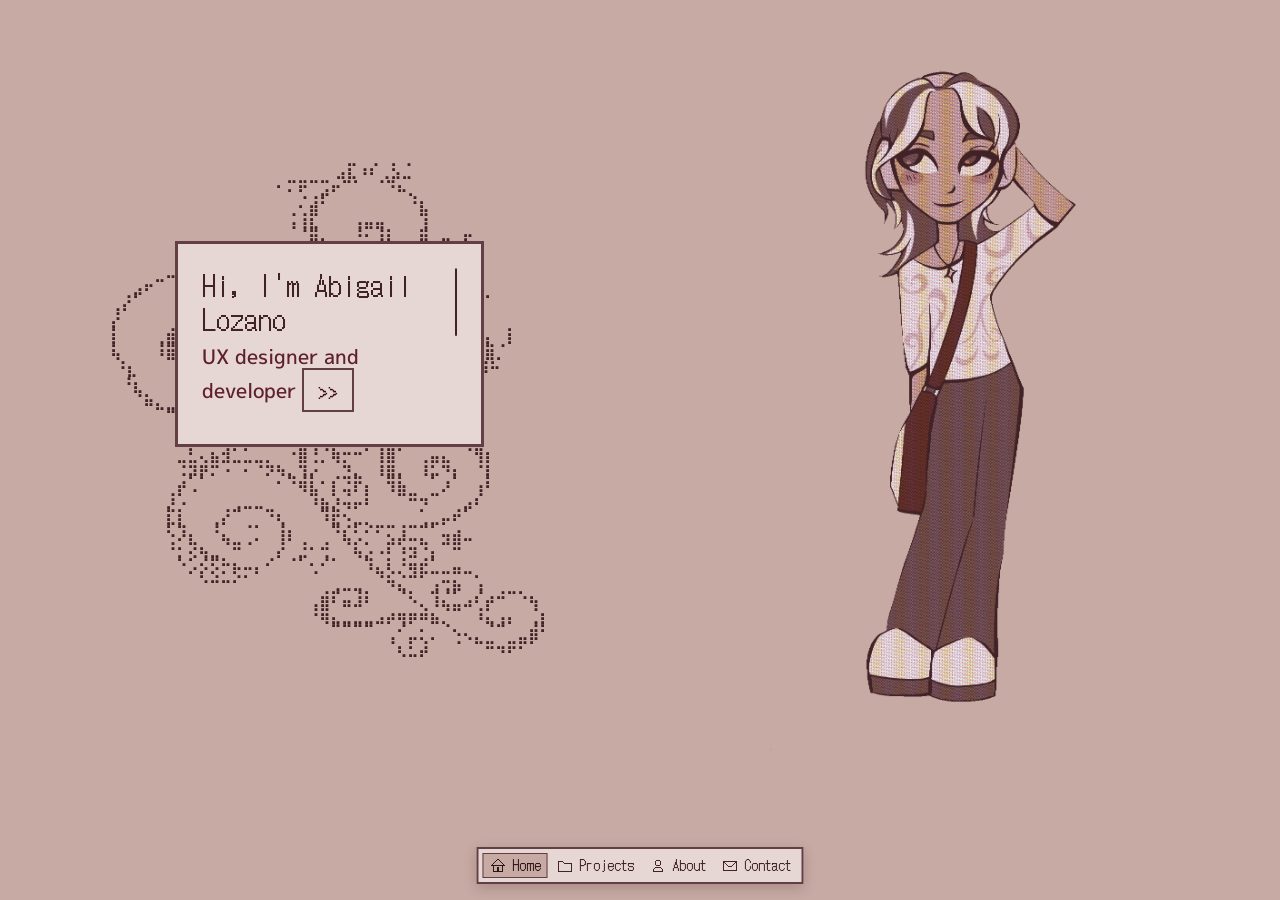
<file: index.html>
<!DOCTYPE html>
<html lang="en">
<head>
    <meta charset="UTF-8">
    <meta name="viewport" content="width=device-width, initial-scale=1.0">
    <title>A.B. Lozano</title>
    <link rel="icon" type="image/svg+xml" href="assets/four-point-star.svg">
    <link rel="preconnect" href="https://fonts.googleapis.com">
    <link rel="preconnect" href="https://fonts.gstatic.com" crossorigin>
    <link href="https://fonts.googleapis.com/css2?family=BIZ+UDGothic&family=BIZ+UDPGothic&family=DotGothic16&family=M+PLUS+1p&display=swap" rel="stylesheet">
    <link rel="stylesheet" href="https://cdnjs.cloudflare.com/ajax/libs/font-awesome/4.7.0/css/font-awesome.min.css">
    <link href="https://fonts.googleapis.com/css2?family=Nanum+Gothic&display=swap" rel="stylesheet">
    <link href="https://cdn.jsdelivr.net/npm/bootstrap@5.3.8/dist/css/bootstrap.min.css" rel="stylesheet" integrity="sha384-sRIl4kxILFvY47J16cr9ZwB07vP4J8+LH7qKQnuqkuIAvNWLzeN8tE5YBujZqJLB" crossorigin="anonymous">
    <link rel="stylesheet" href="style.css">
</head>
<body>
    <div id="loading-screen">
        
       
        <h1>Loading  ˖⁺‧₊⟡₊˚⊹ ˖⁺‧₊⟡₊˚⊹݁ ˖⁺‧₊⟡₊˚⊹</h1>
    </div>
    
    <main id="main-content">
      
        
        <section class="hero" id="home">
        <div class="hero-column">
         <h5 class="flourish">
        ⠀⠀⠀<br>⠀⠀⠀⠀⠀⠀
⠀⠀⠀⠀⠀⠀⠀⠀⠀⠀ ⠀        ⠀⣠⣏⠰⠎⢀⣣⣈⠀⠀⠀⠀⠀⠀⠀⠀⠀⠀⠀⠀<br>
⠀⠀⠀⠀⠀⠀⠀⠀⠀⠀⠀⠀⠀⠀⠀⠂⠍⠟⠉⣩⠖⠉⠁⠀⠈⠙⠦⡀⠀⠀⠀⠀⠀⠀⠀⠀⠀⠀⠀⠀<br>
⠀⠀⠀⠀⠀⠀⠀⠀⠀⠀⠀⠀⠀⠀⠀⠀⠀⠌⣼⠃⠀⠀⠀⠀⠀⠀⠀⠘⣆⠀⠀⠀⠀⠀⠀⠀⠀⠀⠀⠀<br>
⠀⠀⠀⠀⠀⠀⠀⠀⠀⠀⠀⠀⠀⠀⠀⠀⢨⢸⣏⠀⠀⠀⢠⣤⣤⠀⠀⠀⢹⠀⠀⠀⠀⠀⠀⠀⠀⠀⠀⠀<br>
⠀⠀⠀⠀⠀⠀⠀⠀⠀⠀⠀⠀⠀⠀⠀⠀⠀⠈⣿⡄⠀⠀⠘⠂⣸⠇⠀⢀⡿⣀⠤⢀⠖⠀⠀⠀⠀⠀⠀⠀<br>
⠀⠀⠀⠀⠀⠀⠀⠀⠀⠀⠀⠀⠀⠀⠀⠀⠀⠀⠘⠻⣦⣤⣤⡶⠋⠀⣠⣾⣿⡵⠦⢡⡬⠀⠀⠀⠀⠀⠀⠀<br>
⠀⠀⠀⠀⠀⣀⣤⣶⡲⡲⡤⢀⡀⠀⠀⠀⠀⠀⠀⠀⠀⠈⠀⠀⢀⣴⣿⠋⡟⢧⠈⢂⡐⠀⠀⠀⠀⠀⠀⠀<br>
⠀⠀⣠⠖⠉⠀⠀⠀⠈⠉⠪⢦⡙⢷⡄⠀⠀⢠⠜⠃⡠⠀⠀⣠⣾⠟⠁⠀⠈⠂⡆⠂⣀⣀⠀⠀⠀⠀⠀⠀<br>
⢀⡜⠁⠀⠀⠀⠀⠀⠀⠀⠀⠈⠺⡐⢍⢆⠀⠀⠇⠢⠆⢀⣴⡿⠋⡠⠔⠒⠦⡄⠀⠀⠜⠻⠁⠀⠀⠀⠀⠀<br>
⡜⠀⠀⠀⠀⠀⢀⣀⡀⠀⠀⠀⠀⠘⢮⢑⢆⠀⠀⠀⣴⡿⠋⠀⢰⠀⠠⢄⢀⠹⠀⠀⠀⠀⠀⠀⠀⠀⠀⠀<br>
⡇⠀⠀⠀⢀⣾⡿⠛⠛⠷⣄⠀⠀⠀⠈⢮⡘⡄⠀⣼⢿⡇⠅⠀⠈⠳⠦⠊⡀⢰⠤⠶⢶⣦⡄⠀⡇⠀⠀⠀<br>
⢧⠀⠀⠀⠸⣿⠁⢀⠀⠀⠘⡆⠀⠀⢀⠈⢎⢇⣸⠃⠂⠹⣄⡁⠂⠠⠀⢂⠔⠁⢀⠤⠀⣿⣿⡈⠀⠀⠀⠀<br>
⠘⣆⠀⠀⠀⠈⠒⠚⠀⠀⠀⡇⠀⠘⠻⠀⠘⣿⡏⠈⣠⠤⢬⣝⠛⠛⠉⢁⡀⠀⠘⢶⣶⡿⠓⠀⠀⠀⠀<br>
⠀⠘⣆⠀⠀⠀⠀⠀⠀⢀⡴⠁⢀⠀⠀⢀⠀⣿⣡⠎⢀⠔⣤⠈⡇⠀⢄⠈⠑⢐⠄⠀⠀⠐⠀⠀⠀⠀⠀⠀<br>
⠀⠀⠈⠷⣄⣀⢀⣀⣠⠏⠀⠀⣄⠀⢌⠸⠀⣿⣿⠀⠈⠄⠡⠌⠀⠀⡈⣀⡀⡁⠀⠀⠠⠀⠀⠀⠀⠀⠀⠀<br>
⠀⠀⠀⠀⠀⠉⠉⠉⠀⠀⠀⠄⡃⠩⡆⡁⠠⣿⣏⠀⠀⣠⠶⠶⡄⠀⠁⢀⣈⣃⣀⠐⠀⠀⠀⠀⠀⠀⠀⠀<br>
⠀⠀⠀⠀⠀⠀⠀⠀⠀⠀⠀⠀⢗⠉⠉⠄⢸⡿⢻⡀⠀⢿⣄⠇⡹⢠⣶⡿⠛⠛⠻⢿⣦⡄⠀⠀⠀⠀⠀⠀<br>
⠀⠀⠀⠀⠀⠀⠀⠆⡈⣄⢴⠂⠃⠀⠀⠀⠠⣿⠰⠙⣦⠤⠤⠊⢰⣿⠃⠀⠀⣀⡀⠀⠘⢿⡄⠀⠀⠀⠀⠀<br>
⠀⠀⠀⠀⠀⠀⢙⣻⡾⡛⠩⠉⠍⠙⡳⢦⡀⢻⡨⠁⠈⠳⡀⠀⢸⣿⡀⠀⢸⣋⠻⡄⠀⠘⡇⠀⠀⠀⠀⠀<br>
⠀⠀⠀⠀⠀⠀⡴⢁⠁⠀⠀⠀⠀⠀⠀⠂⠙⢾⣇⠂⡎⣙⡟⡄⠀⢻⣧⠀⠀⠁⡰⠁⠀⢠⠇⠀⠀⠀⠀⠀<br>
⠀⠀⠀⠀⠀⡸⠡⠀⠀⠀⠀⢀⣀⣀⠀⠀⠀⠀⠹⣦⡱⢬⡤⠇⠀⠀⠉⠛⠲⠉⠀⠀⣠⠎⠀⠀⠀⠀⠀⠀<br>
⠀⠀⠀⠀⠀⣏⡇⠀⠀⢀⡜⠉⠀⠀⠙⢆⠀⠀⠀⠹⣟⠢⣀⡀⠀⠀⠀⠀⢁⣀⡤⠞⠁⠀⠀⠀⠀⠀⠀⠀<br>
⠀⠀⠀⠀⠀⠣⡹⡄⠀⠘⣄⠀⠈⡁⠀⢸⡆⠀⠀⠀⠙⣎⢃⠊⠋⢍⣸⣉⡉⠁⢤⣴⣀⠀⠀⠀⠀⠀⠀⠀<br>
⠀⠀⠀⠀⠀⠘⡂⢝⢦⣀⠈⠛⠈⠀⠀⡜⠀⣘⠂⢚⠀⠈⢧⡡⠠⠏⠱⣲⠙⡄⠉⠛⠀⠀⠀⠀⠀⠀⠀⠀<br>
⠀⠀⠀⠀⠀⠀⠑⡡⡪⡫⡓⡦⠤⡄⠊⠀⠈⠁⢂⠊⠁⠀⠀⠹⣄⢇⡘⢶⣞⣁⣀⣤⣀⠀⠀⠀⠀⠀⠀⠀<br>
⠀⠀⠀⠀⠀⠀⠀⠀⠑⠚⠒⠊⠁⠀⠀⠀⠀⠀⠀⠀⢀⣀⣀⠀⠈⠳⣌⠉⠁⢠⢒⣦⠀⢡⠀⠀⠀⠀⠀⠀<br>
⠀⠀⠀⠀⠀⠀⠀⠀⠀⠀⠀⠀⠀⠀⠀⠀⠀⠀⢀⣾⠏⣤⣸⠇⠀⠀⠈⠣⡀⢹⣌⣁⣠⠎⡴⠚⠉⠑⢦⠀<br>
⠀⠀⠀⠀⠀⠀⠀⠀⠀⠀⠀⠀⠀⠀⠀⠀⠀⠀⠘⢿⣄⣀⣀⣀⣠⡴⢶⡶⠾⣦⡈⠉⠀⠸⣅⢠⡄⠀⢈⡆<br>
⠀⠀⠀⠀⠀⠀⠀⠀⠀⠀⠀⠀⠀⠀⠀⠀⠀⠀⠀⠀⠉⠉⠉⠉⠀⢀⠊⣀⡂⡀⠈⠢⢄⡀⠈⠉⠀⣀⣾⠃<br>
⠀⠀⠀⠀⠀⠀⠀⠀⠀⠀⠀⠀⠀⠀⠀⠀⠀⠀⠀⠀⠀⠀⠀⠀⠀⠈⢆⣃⡼⠀⠀⠈⠀⠉⠛⠲⠟⠋⠁⠀<br>
            </H5>
        </div>
        <div class="hero-column">
          <div id="hero-img" >
              <img src="assets/self-standing.png" alt="Self portrait of Abigail Lozano" >
         </div>
                        
        </div>
                 <div class="hero-chatbox">
                        
                        <h1 class="hero-title">Hi, I'm Abigail Lozano</h1>
                        <h2 class="hero-typing-copy">UX designer and developer
                        <span class="section-nav-box"><button class="hero-button section-nav-button" type="button" data-section-step="next" aria-label="Next section">&gt;&gt;</button></span>
                        </h2>
          </div>
        
        </section>


        
        <!-- Removed the divider div and directly use the projects section -->
        <section class="projects" id="projects">
            <h1 class="projects-header projects-title-text">Featured Projects</h1>
            <div class="divider book">
                <div class="divider pages">
                    <div class="project-carousel">
                        <button class="project-player-button project-rewind-button" id="project-rewind" type="button" aria-label="Previous project" title="Previous project">&lt;</button>
                        <div class="project-list" id="project-list" tabindex="0" aria-label="Featured projects">
                        <div class="project-item">
                            <div class="center">
                                <div class="article-card">
                                    <a class="project-image-link" href="https://www.truefan.dev/" aria-label="Open TrueFan project"><img src="assets/truefan.svg" alt="" /></a>
                                    <div class="card-popup">
                                        <h3>TrueFan</h3>
                                        <p>Hackathon project for a Web application that turns any franchise cinematic universe into an interactive constellation map. </p>
                                        <a href="truefan.html" class="popup-link">View Project →</a>
                                    </div>
                                </div>
                            </div>
                        </div>
                        <div class="project-item">
                            <div class="center">
                                <div class="article-card">
                                    <a class="project-image-link" href="https://devpost.com/software/daygo-07xiz6" aria-label="Open DayGo project"><img src="assets/daygo.png" alt="" /></a>
                                    <div class="card-popup">
                                        <h3>DayGo</h3>
                                        <p>Hackathon project for a mobile app focused on daily scheduling that incorporates real-time transit data.</p>
                                        <a href="daygo.html" class="popup-link">View Project →</a>
                                    </div>
                                </div>
                            </div>
                        </div>
                        
                        <div class="project-item">
                            <div class="center">
                                <div class="article-card">
                                    <a class="project-image-link" href="https://youtu.be/mCZQlGGYxug"   aria-label="Open Sharkbyte project"><img src="assets/sharkbyte-header.png" alt="" /></a>
                                    <div class="card-popup">
                                        <h3>Sharkbyte</h3>
                                        <p>Worked on the images and user flow for a website MDC's premiere Hackathon.</p>
                                        <a href="sharkbyte2025.html" class="popup-link">View Project →</a>
                                    </div>
                                </div>
                            </div>
                        </div>
                        <div class="project-item">
                            <div class="center">
                                <div class="article-card" href="https://sweetmichi.com">
                                    <a class="project-image-link" href="https://sweetmichi.com" aria-label="Open Sweet Michi project"><img src="assets/sweet-michi-card.png" alt="" /></a>
                                    <div class="card-popup">
                                        <h3>Sweet Michi</h3>
                                        <p>A sweet branding for a baking website startup. </p>
                                        <a href="sweetmichi.html" class="popup-link">View Project →</a>
                                    </div>
                                </div>
                            </div>
                        </div>
                        <div class="project-item">
                            <div class="article-card">
                                <a class="project-image-link honeyhive-image" href="https://honeyhive-9uh.pages.dev"
                                 aria-label="Open HoneyHive project"><img src="assets/honeyhivelogo.png" alt="" /></a>
                                <div class="card-popup">
                                    <h3>HoneyHive</h3>
                                    <p>A web page dedicated to spreading awarness on declining bee populations.</p>
                                    <a href="honeyhive.html" class="popup-link">View Project →</a>
                                </div>
                            </div>
                        </div>
                        <div class="project-item">
                            <div class="center">
                                <div class="article-card">
                                    <a class="project-image-link" href="https://ctemiami.net/esports/" aria-label="Open MDCPS CTE and Esports project"><img src="assets/cte-esports.png" alt="" /></a>
                                    <div class="card-popup">
                                        <h3>MDCPS CTE & Esports</h3>
                                        <p>A professional design project for an educational esports program.</p>
                                        <a href="ctemiami.html" class="popup-link">View Project →</a>
                                    </div>
                                </div>
                            </div>
                        </div>
                        </div>
                        <button class="project-player-button project-forward-button" id="project-forward" type="button" aria-label="Next project" title="Next project">></button>
                    </div>
                </div>
            </div>
            <div class="section-navigation">
                <span class="section-nav-box"><button class="section-nav-button" type="button" data-section-step="previous" aria-label="Previous section">&lt;&lt;</button></span>
                <span class="section-nav-box"><button class="section-nav-button" type="button" data-section-step="next" aria-label="Next section">&gt;&gt;</button></span>
            </div>
        </section>
        <dialog class="project-dialog" aria-labelledby="project-dialog-title">
            <button class="project-dialog-close" type="button" aria-label="Close project details">&times;</button>
            <div class="project-dialog-content"></div>
        </dialog>
        <pre class="projects-flourish" aria-hidden="true">
⠀⠀⣠⣴⣾⡿⠟⠃⠀⠀⠀⠀⠀⠀⠀⠀⠀⡰⢂⠀⠐⠠⡀⠀⠀⠀⠀⠀⠀⠀
⢠⣾⡿⠛⠁⠀⠀⠀⠀⣀⣀⠀⠀⠀⠀⠀⠀⠑⠚⠃⠀⠀⠈⠢⠀⠀⠀⠀⠀⠀
⣾⣿⠁⠀⠀⠀⠀⡐⠁⠀⠀⠈⠢⡀⠀⠀⠀⠀⠀⠀⠀⠀⠀⠀⢃⠀⠀⠀⠀⠀
⡟⣿⡀⠀⠀⠀⠀⠡⡀⠀⠀⠀⠀⢰⠀⠀⠀⠀⢀⠀⠀⠀⠀⠀⢘⠀⠀⠀⠀⠀
⠸⡜⢿⣄⠀⠀⠀⠀⠀⠀⠀⠀⢀⠎⠀⠀⣄⣠⣾⠀⠀⠀⠀⠀⢸⠀⠀⠀⠀⠀
⠀⠘⢆⠻⢿⡶⠤⢤⣤⠤⠤⠖⠁⠀⠀⠀⢸⣿⡏⠀⠀⠀⠀⣠⠃⠀⠀⠀⠀⠀
⠀⠀⠈⠳⣄⡙⠷⡢⢄⣀⠀⠀⠀⠀⠀⢀⡼⠏⠀⠀⠀⣠⠔⠁⠀⠀⠀⠀⠀⠀
⠀⠀⠀⠀⠈⠻⣦⡈⠑⠦⣉⠙⠛⠋⠉⠁⠀⠒⠒⠈⠉⠀⠀⠀⠀⠀⠀⠀⠀⠀
⠀⠀⠀⠀⠀⠀⠹⣷⡄⠀⠀⠙⢲⢄⡀⠀⠀⠀⠀⠀⠀⠀⠀⠀⠀⠀⠀⠀⠀⠀
⠀⠀⠀⠀⠀⠀⠀⢹⣿⡄⠀⠀⠀⠑⢍⠲⣄⡀⠀⠀⠀⠀⠀⠀⠀⠀⠀⠀⠀⠀
⠀⠀⠀⠀⠀⠀⠀⠈⣿⣿⠀⠀⠀⠀⠀⠑⢄⠙⢦⡀⠀⠀⠀⠀⠀⠀⠀⠀⠀⠀
⠀⠀⠀⠀⠀⠀⠀⣰⣿⡿⠀⠀⠀⠀⠀⠀⠀⠡⠀⠙⢦⠀⠀⠀⠀⠀⠀⠀⠀⠀
⠀⠀⠀⠰⣶⣶⣾⠟⠁⠀⠀⠀⢀⣠⣤⠄⠀⠀⢡⠀⠈⢧⠀⠀⠀⠀⠀⠀⠀⠀
⠀⠀⠀⠀⠀⠀⠀⠀⠀⠀⠀⢠⣿⠋⠀⠀⠀⠀⢸⠀⠀⠈⣇⠀⠀⠀⠀⠀⠀⠀
⠀⠀⠀⢀⡠⠤⠀⠤⠄⡀⠀⠘⣧⠀⠀⠀⠀⢠⠇⠀⠀⠀⢻⠀⠀⠀⠀⠀⠀⠀
⠀⢀⠖⠁⠀⠀⠀⠀⠀⠈⠢⡀⠙⠳⠶⠶⠚⠁⠀⠀⠀⠀⡾⠀⠀⠀⠀⠀⠀⠀
⢀⠇⠀⠀⠀⠀⠀⠀⠀⠀⠀⢰⠀⠀⠀⠀⠀⠀⠀⠀⠀⢠⠇⠀⠀⠀⠀⠀⠀⠀
⢸⠀⠀⠀⠀⠀⠀⠀⠀⠀⠀⢠⠀⠀⠀⠀⠀⠀⠀⠀⢠⠏⠀⠀⠀⠀⠀⠀⠀⠀
⢸⠀⠀⠀⠀⠀⠀⡰⣶⡄⠀⠌⠀⠀⠀⠀⠀⠀⠀⣴⠋⠀⠀⠀⠀⠀⠀⠀⠀⠀
⠀⢣⠀⠀⠀⠀⠀⠐⠭⠐⠈⠀⠀⠀⠀⠀⢀⣠⣾⠃⠀⠀⠀⠀⠀⠀⠀⠀⠀⠀
⠀⠀⠳⣄⠀⠀⠀⠀⠀⠀⠀⠀⠀⠀⡠⣰⢟⢿⠋⠀⠀⠀⠀⠀⠀⠀⠀⠀⠀⠀
⠀⠀⠀⠀⠑⠢⠤⢀⣀⡀⠤⠔⠂⢡⠞⣡⠏⡎⠰⣤⡄⠀⠀⠀⠀⠠⠔⠂⢄⠀
⠀⠀⠀⠀⠀⠀⠀⠀⠀⠀⠀⢀⡴⠁⣰⠃⢀⠀⠀⠉⠓⠂⠀⠀⠀⠱⠿⠇⠀⠢
⠀⠀⠀⠀⠀⠀⠀⠀⠀⠀⢀⡞⠀⣰⡏⠀⠀⡄⠀⠀⠀⠀⠀⠀⠀⠀⠀⠀⠀⢸
⠀⠀⠀⠀⠀⠀⠀⠀⠀⠀⡞⠀⢀⣿⠀⠀⠀⠱⡀⠀⠀⠀⠀⠀⠀⠀⠀⠀⠀⠀
⠀⠀⠀⠀⠀⠀⠀⠀⠀⢰⠁⠀⠈⣿⡀⠀⠀⠀⠑⢄⠀⠀⠀⠀⠀⠀⠀⢀⠄⠀
⠀⠀⠀⠀⠀⠀⠀⠀⠀⢸⠀⠀⠀⠈⠃⠀⠀⠀⠀⠀⠈⠐⠂⠠⠄⠐⠂⠁⠀⠀
⠀⠀⠀⠀⠀⠀⠀⠀⠀⠘⡆⠀⠀⠀⠀⠀⠀⠀⠀⠈⢲⣄⠀⠀⠀⠀⠀⠀⠀⠀
⠀⠀⠀⠀⠀⠀⠀⠀⠀⠀⠱⡀⠀⠀⠀⠀⠀⠀⠀⠀⠀⠈⡆⠀⠀⠀⠀⠀⠀⠀
⠀⠀⠀⠀⠀⠀⠀⠀⠀⠀⠀⠱⡀⠀⠀⠀⠀⠀⠀⠀⠀⠠⠀⠀⠀⠀⠀⠀⠀⠀
⠀⠀⠀⠀⠀⠀⠀⠀⠀⠀⠀⠀⠈⠢⢄⡀⠀⠀⢀⠀⠔⠁⠀⠀⠀⠀⠀⠀⠀⠀
        </pre>
        <pre class="page-flourish" aria-hidden="true">
⠀⠀⠀⠀⠀⠀⠀⠀⠀⠀⠀⠀⠀⠀⠀⠀⠀⠀⢰⣿⣷⠀⠀⣀⣀⣀⣀⠀⠀⠀⠀⠀⠀⠀⠀⠀⠀⠀⠀⠀⠀⠀⠀⠀⠀⠀⠀⠀⠀⠀⠀⠀⠀⠀⠀⠀⠀⠀⠀⠀⠀⠀⠀⠀⠀⠀
⠀⠀⠀⠀⠀⠀⠀⠀⠀⠀⠀⠀⠀⠀⢀⣀⣀⠘⣿⣿⣴⣿⣿⣏⠀⠀⠀⠀⠀⠀⠀⠀⠀⠀⠀⠀⠀⠀⠀⠀⠀⠀⠀⠀⠀⠀⠀⠀⠀⠀⠀⠀⠀⠀⠀⠀⠀⠀⠀⠀⠀⠀⠀⠀⠀
⠀⠀⠀⠀⠀⠀⠀⢀⡀⠀⠀⠀⠀⠰⠟⠛⣿⣷⣿⣿⠿⠿⠟⠻⠿⠷⠶⣤⣀⠀⠀⠀⣤⠶⢴⣄⠀⠀⠀⠀⠀⠀⠀⠀⠀⠀⠀⠀⠀⠀⠀⠀⠀⠀⠀⠀⠀⠀⠀⠀⠀⠀⠀⠀⠀
⠀⠀⠀⠀⠀⠀⣰⠞⠋⠛⣦⠀⠀⠀⠀⢠⣿⠟⠉⠀⠀⠀⠀⠀⠀⠀⠀⠀⠉⠻⢦⡀⠳⢸⠗⢸⡆⠀⠀⠀⠀⠀⠀⠀⠀⠀⠀⠀⠀⠀⠀⠀⠀⠀⠀⠀⠀⠀⠀⠀⠀⠀⠀⠀⠀
⠀⠀⠀⠀⠀⠀⠹⣄⣻⠇⠘⣇⠀⠀⣰⠟⠁⠀⠀⠀⠀⠀⠀⠀⠀⠀⠀⠀⠀⠀⠀⠹⣷⡒⠰⠋⠁⠀⠀⠀⠀⠀⣀⣀⣄⣀⠀⠀⠀⠀⠀⠀⠀⠀⠀⠀⠀⠀⠀⠀⠀⠀⠀⠀⠀
⠀⠀⠀⠀⠀⠀⠀⠀⠁⠀⠀⣯⠀⣰⠏⠀⠀⠀⠀⠀⠀⣀⣤⣤⣤⣤⣀⠀⠀⠀⠀⠀⠈⢷⠀⠀⣤⣄⠀⠀⣠⢞⣵⠶⢶⡌⢷⠀⠀⠀⣠⢤⣄⢰⣷⠄⠀⠀⠀⠀⠀⠀⠀⠀⠀
⠀⠀⠀⠀⠀⠀⠀⠀⠀⠀⠀⢻⣠⡟⠀⠀⠀⠀⠀⣠⠞⠉⠀⠀⠀⠀⠉⣷⣄⠀⠀⠀⠀⠘⣇⠀⠈⠛⢧⢰⠇⢸⢇⠀⠘⢃⡾⠀⠀⠀⢀⣠⣿⣼⠋⠀⠀⠀⠀⠀⠀⠀⠀⠀⠀
⠀⠀⠀⠀⠀⠀⠀⠀⠀⠀⠀⢸⣽⡇⠀⠀⠀⠀⢰⡏⠀⠀⠀⠀⠀⠀⢸⣿⣿⠀⠀⠀⠀⠀⣿⠀⠀⠀⠈⣿⠀⠀⠑⠛⠛⠋⣤⣶⠚⠛⠋⠉⠉⠛⠛⢲⣦⡄⠀⠀⠀⠀⠀⠀⠀
⠀⠀⠀⠀⠀⠀⠀⠀⠀⣿⣆⠀⣽⡇⠀⠀⠀⠀⣼⡇⠀⠀⠀⠀⠀⠀⠈⠛⠃⠀⠀⠀⠀⢀⡟⠀⠀⠀⠀⡇⠀⠀⠀⢀⡴⠛⠉⠀⠀⠀⠀⠀⠀⠀⠀⠀⠈⠙⢷⣄⠰⣶⠦⡄⠀
⠀⠀⠀⠀⠀⠀⠀⠀⠀⠹⣿⣆⢺⣇⠀⠀⠀⠀⠸⣇⠀⠀⠀⠀⠀⠀⠀⠀⠀⠀⠀⠀⠀⣼⠃⠀⠀⠀⠀⢧⠀⢀⡴⠋⠀⠀⠀⠀⢀⣤⡄⠀⠀⠀⠀⠀⠀⠀⠀⠙⣯⠐⠛⠃⠀
⠀⠀⠀⠀⠀⠀⠀⠀⠀⠀⠈⠻⢎⣻⡄⠀⠀⠀⠀⠹⣆⠀⠀⠀⠀⠀⠀⠀⠀⠀⠀⢀⡼⠃⠀⠀⣠⣄⠀⠸⣠⡞⠁⠀⠀⠀⠀⠀⣼⡿⠃⠀⠀⠀⠀⠀⠀⠀⠀⠀⢸⡇⡀⠍⢢
⠀⠀⠀⠀⠀⠀⠀⠀⠀⣾⣿⠛⠛⠛⠿⣆⠀⠀⠀⠀⠈⠻⢦⣄⣀⣀⣀⣀⣀⣤⠾⠋⠀⠀⠀⣼⣿⡿⠀⢀⡟⠀⠀⠀⠀⠀⠀⢰⠏⠀⠀⠀⠀⠀⠀⠀⠀⠀⠀⠀⢸⡇⠀⠉⠉
⠀⠀⠀⠀⠀⠀⠀⠀⠀⠈⠁⠀⠀⠀⠀⠈⠳⣤⡀⠀⠀⠀⢀⡠⠭⠍⠩⠭⢅⡀⠀⠀⠀⠀⠀⣿⡿⠁⠀⣼⠁⠀⠀⠀⠀⠀⠀⢸⣠⣄⠀⠀⠀⠀⠀⠀⠀⠀⠀⠀⣼⠃⠀⠀⠀
⠀⠀⠀⠀⠀⠀⠀⠀⠀⠀⠀⠀⠀⠀⠀⠀⠀⠈⠙⢳⢦⣮⣁⡀⠀⠀⠀⠀⠀⣎⡄⠀⠀⠀⠀⣿⠁⠀⢀⡟⠀⠀⠀⠀⠀⠀⠀⠘⣿⣿⣇⠀⠀⠀⠀⠀⠀⠀⢀⣼⠋⠀⠀⠀⠀
⠀⠀⠀⠀⠀⠀⠀⠀⠀⠀⠀⠀⠀⠀⠀⠀⠀⢀⠔⠁⠀⠀⠉⠙⠛⠓⠶⠦⣤⣬⣥⠀⠀⠀⠀⠹⡄⠀⢸⡇⠀⠀⠀⠀⠀⠀⠀⠀⠈⠛⠿⣦⣄⣀⣠⣤⣴⠾⠛⠁⠀⠀⠀⠀⠀
⠀⠀⠀⠀⠀⠀⠀⠀⠀⠀⠀⠀⠀⠀⠀⠀⠠⠃⠀⠀⠀⠀⠀⠀⠀⠀⠀⠀⠀⠈⠉⠛⠳⠶⣤⡀⠳⡀⢸⡇⠀⠀⠀⠀⠀⠀⠀⠀⠀⠀⠀⠀⠈⠉⠉⠀⠀⠀⠀⠀⠀⠀⠀⠀⠀
⠀⠀⠀⠀⠀⠀⠀⠀⠀⠀⠀⠀⠀⠀⠀⢠⠁⠀⠀⠀⠀⠀⠀⠀⠀⠀⠀⠀⠀⠀⠀⠀⠀⠀⠈⠙⢶⡑⣼⡇⠀⠀⠀⠀⠀⠀⠀⠀⠀⠀⠀⠀⠀⠀⠀⠀⠀⠀⠀⠀⠀⠀⠀⠀⠀
⠀⠀⠀⠀⠀⠀⠀⠀⠀⠀⠀⠀⢰⠀⠀⠇⠀⠀⠀⠀⡠⠚⠓⢳⠢⡄⠀⠀⠀⠀⠀⠀⠀⠀⠀⠀⠀⠹⣾⠇⠀⠀⠀⢀⡀⠀⠀⠀⠀⠀⠀⠀⠀⠀⠀⠀⠀⠀⠀⠀⠀⠀⠀⠀⠀
⠀⠀⠀⠀⠀⠀⠀⠀⠀⠀⢀⣀⣘⣇⠸⠀⠀⠀⠀⡜⠀⣀⣀⠿⠤⠽⢀⣄⡠⠤⠀⠀⠀⠀⠀⠀⠀⠀⣿⠁⠀⢠⢤⣼⣷⣶⣒⠂⠀⠀⠀⠀⠀⡀⠀⠀⠀⠀⠀⠀⠀⠀⠀⠀⠀
⠀⠀⠀⠀⠀⠀⠀⠀⠀⠀⠊⠈⠻⣿⣎⠀⠀⢀⠤⣗⠉⠀⠀⣀⠤⢰⠿⡉⠑⢄⠀⠀⠀⠀⠀⠀⠀⠀⣿⠀⠀⣠⠾⠛⠉⠉⠉⠙⠲⣄⠀⠀⢸⣿⠀⠀⠀⠀⠀⠀⠀⠀⠀⠀⠀
⠀⠀⠀⠀⠀⠀⠀⠀⠀⠀⠀⠀⠀⠀⠀⢀⠖⠁⠀⠈⠓⠄⠖⠋⠁⡘⠀⣸⣶⢿⣷⣦⡀⠀⠀⠀⠀⣸⠇⢀⡼⠋⣠⡴⠶⠶⢦⡄⠀⠘⢳⡀⣸⢃⣀⡀⠀⠀⠀⠀⠀⠀⠀⠀⠀
⠀⠀⠀⠀⠀⡀⠀⠀⠀⠀⠀⠀⠠⣄⡼⠥⠤⡀⡐⣠⣢⠀⢠⠣⣰⠙⢛⠏⡠⣮⣿⣿⣿⣷⠀⠀⠀⣰⠏⢀⡾⠁⢰⠏⠀⠀⠀⠀⢹⡆⠀⢘⡷⠋⠱⣹⣾⠀⠀⠀⠀⠀⠀⠀⠀⠀
⠀⣠⠶⠛⠋⠉⠛⠳⢦⡀⠀⠀⠰⡝⢠⣤⠀⠈⢧⠈⠁⢀⣾⡾⠃⠉⠉⠁⠀⠙⢿⣿⡏⠀⠀⣴⠏⣠⠟⠀⠀⢿⠀⠀⠀⣴⣤⠞⠁⠀⣸⣧⣤⡀⠀⠀⠀⠀⠀⠀⠀⠀⠀⠀⠀
⣸⠇⠀⠀⠀⠀⠀⠀⠀⢻⡄⠀⣸⡀⡇⡜⠀⠀⡜⠀⠀⣠⠟⠀⠀⠀⠀⠀⠀⠀⣸⡟⠀⣠⣼⣃⡼⠇⠀⠀⠀⠸⣇⠀⠀⠀⠀⠀⠀⣠⣿⣿⡛⢿⠀⠀⠀⠀⠀⠀⠀⠀⠀⠀⠀
⣿⠀⢀⣠⣤⡄⠀⠀⠀⠀⢿⠀⡇⢠⠃⠀⠀⡰⢤⡠⠶⠧⡤⠄⠀⠀⠀⣀⣀⣴⣯⣶⣛⠉⠉⠁⠀⠀⠀⠀⠀⠀⠈⠓⠶⠤⠤⠶⠛⠡⡏⠉⠀⠋⠀⠀⠀⠀⠀⠀⠀⠀⠀⠀⠀
⠙⢦⣼⣿⣿⠏⠀⠀⠀⠀⣼⢰⢀⡞⢀⣤⣮⣦⣵⠶⠶⠖⠚⠛⠛⢛⠋⠉⠉⠉⠉⠙⢿⣿⣷⣦⡀⠀⠀⠀⠀⠀⠀⠀⠀⠀⠀⠀⠀⠀⠓⠀⠀⠀⠀⠀⠀⠀⠀⠀⠀⠀⠀⠀⠀
⠀⠀⠀⢠⠶⢶⣆⠀⠀⣰⣏⣤⣾⣟⡻⠽⡋⠒⠋⠙⠉⠙⠐⠒⠐⠿⣉⠀⠀⠀⠀⠀⠸⡿⢿⣿⡧⠀⠀⠀⠀⠀⠀⠀⠀⠀⠀⠀⠀⠀⠀⠀⠀⠀⠀⠀⠀⠀⠀⠀⠀⠀⠀⠀⠀
⠀⠀⠀⠘⠀⠛⣿⣀⣼⣿⠯⠚⠛⠀⠉⠉⠑⠢⢤⠀⠀⣄⠀⢀⣠⣦⠈⠉⢢⣄⠀⢦⣀⣀⣼⡿⠃⠀⠀⠀⠀⠀⠀⠀⠀⠀⠀⠀⠀⠀⠀⠀⠀⠀⠀⠀⠀⠀⠀⠀⠀⠀⠀⠀⠀
⠀⠀⠀⠀⠀⢠⡿⠛⠛⣿⢷⡄⠀⠀⡠⠤⢄⠀⠈⣦⠬⠷⣰⠏⠀⠁⠀⠀⠀⢹⠆⠀⠀⠉⠉⠀⠀⠀⠀⠀⠀⠀⠀⠀⠀⠀⠀⠀⠀⠀⠀⠀⠀⠀⠀⠀⠀⠀⠀⠀⠀⠀⠀⠀⠀
⠀⠀⠀⠀⣰⠏⠀⠀⠀⠬⠜⠃⠀⠰⡀⠀⠛⠀⡤⠃⠀⠀⣿⠀⠀⠀⠀⠀⠀⠸⠇⠀⠀⠀⠀⠀⠀⠀⠀⠀⠀⠀⠀⠀⠀⠀⠀⠀⠀⠀⠀⠀⠀⠀⠀⠀⠀⠀⠀⠀⠀⠀⠀⠀⠀
⠀⠀⠀⠀⠀⠀⠀⠀⠀⠀⠀⠀⠀⠀⠈⠒⠲⠊⠀⠀⠀⠀⠈⠣⢤⢀⣀⢠⡤⠋⠀⠀⠀⠀⠀⠀⠀⠀⠀⠀⠀⠀⠀⠀⠀⠀⠀⠀⠀⠀⠀⠀⠀⠀⠀⠀⠀⠀⠀⠀⠀⠀⠀⠀⠀
        </pre>
                        <pre class="about-flourish" aria-hidden="true">
⠀⠀⠀⠀⠀⠀⠀⠀⠀⠀⠀⠀⠀⠀⠀⠀⠀⠀⢰⣿⣷⠀⠀⣀⣀⣀⣀⠀⠀⠀⠀⠀⠀⠀⠀⠀⠀⠀⠀⠀⠀⠀⠀⠀⠀⠀⠀⠀⠀⠀⠀⠀⠀⠀⠀⠀⠀⠀⠀⠀⠀⠀⠀⠀⠀⠀
⠀⠀⠀⠀⠀⠀⠀⠀⠀⠀⠀⠀⠀⠀⢀⣀⣀⠘⣿⣿⣴⣿⣿⣏⠀⠀⠀⠀⠀⠀⠀⠀⠀⠀⠀⠀⠀⠀⠀⠀⠀⠀⠀⠀⠀⠀⠀⠀⠀⠀⠀⠀⠀⠀⠀⠀⠀⠀⠀⠀⠀⠀⠀⠀⠀
⠀⠀⠀⠀⠀⠀⠀⢀⡀⠀⠀⠀⠀⠰⠟⠛⣿⣷⣿⣿⠿⠿⠟⠻⠿⠷⠶⣤⣀⠀⠀⠀⣤⠶⢴⣄⠀⠀⠀⠀⠀⠀⠀⠀⠀⠀⠀⠀⠀⠀⠀⠀⠀⠀⠀⠀⠀⠀⠀⠀⠀⠀⠀⠀⠀
⠀⠀⠀⠀⠀⠀⣰⠞⠋⠛⣦⠀⠀⠀⠀⢠⣿⠟⠉⠀⠀⠀⠀⠀⠀⠀⠀⠀⠉⠻⢦⡀⠳⢸⠗⢸⡆⠀⠀⠀⠀⠀⠀⠀⠀⠀⠀⠀⠀⠀⠀⠀⠀⠀⠀⠀⠀⠀⠀⠀⠀⠀⠀⠀⠀
⠀⠀⠀⠀⠀⠀⠹⣄⣻⠇⠘⣇⠀⠀⣰⠟⠁⠀⠀⠀⠀⠀⠀⠀⠀⠀⠀⠀⠀⠀⠀⠹⣷⡒⠰⠋⠁⠀⠀⠀⠀⠀⣀⣀⣄⣀⠀⠀⠀⠀⠀⠀⠀⠀⠀⠀⠀⠀⠀⠀⠀⠀⠀⠀⠀
⠀⠀⠀⠀⠀⠀⠀⠀⠁⠀⠀⣯⠀⣰⠏⠀⠀⠀⠀⠀⠀⣀⣤⣤⣤⣤⣀⠀⠀⠀⠀⠀⠈⢷⠀⠀⣤⣄⠀⠀⣠⢞⣵⠶⢶⡌⢷⠀⠀⠀⣠⢤⣄⢰⣷⠄⠀⠀⠀⠀⠀⠀⠀⠀⠀
⠀⠀⠀⠀⠀⠀⠀⠀⠀⠀⠀⢻⣠⡟⠀⠀⠀⠀⠀⣠⠞⠉⠀⠀⠀⠀⠉⣷⣄⠀⠀⠀⠀⠘⣇⠀⠈⠛⢧⢰⠇⢸⢇⠀⠘⢃⡾⠀⠀⠀⢀⣠⣿⣼⠋⠀⠀⠀⠀⠀⠀⠀⠀⠀⠀
⠀⠀⠀⠀⠀⠀⠀⠀⠀⠀⠀⢸⣽⡇⠀⠀⠀⠀⢰⡏⠀⠀⠀⠀⠀⠀⢸⣿⣿⠀⠀⠀⠀⠀⣿⠀⠀⠀⠈⣿⠀⠀⠑⠛⠛⠋⣤⣶⠚⠛⠋⠉⠉⠛⠛⢲⣦⡄⠀⠀⠀⠀⠀⠀⠀
⠀⠀⠀⠀⠀⠀⠀⠀⠀⣿⣆⠀⣽⡇⠀⠀⠀⠀⣼⡇⠀⠀⠀⠀⠀⠀⠈⠛⠃⠀⠀⠀⠀⢀⡟⠀⠀⠀⠀⡇⠀⠀⠀⢀⡴⠛⠉⠀⠀⠀⠀⠀⠀⠀⠀⠀⠈⠙⢷⣄⠰⣶⠦⡄⠀
⠀⠀⠀⠀⠀⠀⠀⠀⠀⠹⣿⣆⢺⣇⠀⠀⠀⠀⠸⣇⠀⠀⠀⠀⠀⠀⠀⠀⠀⠀⠀⠀⠀⣼⠃⠀⠀⠀⠀⢧⠀⢀⡴⠋⠀⠀⠀⠀⢀⣤⡄⠀⠀⠀⠀⠀⠀⠀⠀⠙⣯⠐⠛⠃⠀
⠀⠀⠀⠀⠀⠀⠀⠀⠀⠀⠈⠻⢎⣻⡄⠀⠀⠀⠀⠹⣆⠀⠀⠀⠀⠀⠀⠀⠀⠀⠀⢀⡼⠃⠀⠀⣠⣄⠀⠸⣠⡞⠁⠀⠀⠀⠀⠀⣼⡿⠃⠀⠀⠀⠀⠀⠀⠀⠀⠀⢸⡇⡀⠍⢢
⠀⠀⠀⠀⠀⠀⠀⠀⠀⣾⣿⠛⠛⠛⠿⣆⠀⠀⠀⠀⠈⠻⢦⣄⣀⣀⣀⣀⣀⣤⠾⠋⠀⠀⠀⣼⣿⡿⠀⢀⡟⠀⠀⠀⠀⠀⠀⢰⠏⠀⠀⠀⠀⠀⠀⠀⠀⠀⠀⠀⢸⡇⠀⠉⠉
⠀⠀⠀⠀⠀⠀⠀⠀⠀⠈⠁⠀⠀⠀⠀⠈⠳⣤⡀⠀⠀⠀⢀⡠⠭⠍⠩⠭⢅⡀⠀⠀⠀⠀⠀⣿⡿⠁⠀⣼⠁⠀⠀⠀⠀⠀⠀⢸⣠⣄⠀⠀⠀⠀⠀⠀⠀⠀⠀⠀⣼⠃⠀⠀⠀
⠀⠀⠀⠀⠀⠀⠀⠀⠀⠀⠀⠀⠀⠀⠀⠀⠀⠈⠙⢳⢦⣮⣁⡀⠀⠀⠀⠀⠀⣎⡄⠀⠀⠀⠀⣿⠁⠀⢀⡟⠀⠀⠀⠀⠀⠀⠀⠘⣿⣿⣇⠀⠀⠀⠀⠀⠀⠀⢀⣼⠋⠀⠀⠀⠀
⠀⠀⠀⠀⠀⠀⠀⠀⠀⠀⠀⠀⠀⠀⠀⠀⠀⢀⠔⠁⠀⠀⠉⠙⠛⠓⠶⠦⣤⣬⣥⠀⠀⠀⠀⠹⡄⠀⢸⡇⠀⠀⠀⠀⠀⠀⠀⠀⠈⠛⠿⣦⣄⣀⣠⣤⣴⠾⠛⠁⠀⠀⠀⠀⠀
⠀⠀⠀⠀⠀⠀⠀⠀⠀⠀⠀⠀⠀⠀⠀⠀⠠⠃⠀⠀⠀⠀⠀⠀⠀⠀⠀⠀⠀⠈⠉⠛⠳⠶⣤⡀⠳⡀⢸⡇⠀⠀⠀⠀⠀⠀⠀⠀⠀⠀⠀⠀⠈⠉⠉⠀⠀⠀⠀⠀⠀⠀⠀⠀⠀
⠀⠀⠀⠀⠀⠀⠀⠀⠀⠀⠀⠀⠀⠀⠀⢠⠁⠀⠀⠀⠀⠀⠀⠀⠀⠀⠀⠀⠀⠀⠀⠀⠀⠀⠈⠙⢶⡑⣼⡇⠀⠀⠀⠀⠀⠀⠀⠀⠀⠀⠀⠀⠀⠀⠀⠀⠀⠀⠀⠀⠀⠀⠀⠀⠀
⠀⠀⠀⠀⠀⠀⠀⠀⠀⠀⠀⠀⢰⠀⠀⠇⠀⠀⠀⠀⡠⠚⠓⢳⠢⡄⠀⠀⠀⠀⠀⠀⠀⠀⠀⠀⠀⠹⣾⠇⠀⠀⠀⢀⡀⠀⠀⠀⠀⠀⠀⠀⠀⠀⠀⠀⠀⠀⠀⠀⠀⠀⠀⠀⠀
⠀⠀⠀⠀⠀⠀⠀⠀⠀⠀⢀⣀⣘⣇⠸⠀⠀⠀⠀⡜⠀⣀⣀⠿⠤⠽⢀⣄⡠⠤⠀⠀⠀⠀⠀⠀⠀⠀⣿⠁⠀⢠⢤⣼⣷⣶⣒⠂⠀⠀⠀⠀⠀⡀⠀⠀⠀⠀⠀⠀⠀⠀⠀⠀⠀
⠀⠀⠀⠀⠀⠀⠀⠀⠀⠀⠊⠈⠻⣿⣎⠀⠀⢀⠤⣗⠉⠀⠀⣀⠤⢰⠿⡉⠑⢄⠀⠀⠀⠀⠀⠀⠀⠀⣿⠀⠀⣠⠾⠛⠉⠉⠉⠙⠲⣄⠀⠀⢸⣿⠀⠀⠀⠀⠀⠀⠀⠀⠀⠀⠀
⠀⠀⠀⠀⠀⠀⠀⠀⠀⠀⠀⠀⠀⠀⠀⢀⠖⠁⠀⠈⠓⠄⠖⠋⠁⡘⠀⣸⣶⢿⣷⣦⡀⠀⠀⠀⠀⣸⠇⢀⡼⠋⣠⡴⠶⠶⢦⡄⠀⠘⢳⡀⣸⢃⣀⡀⠀⠀⠀⠀⠀⠀⠀⠀⠀
⠀⠀⠀⠀⠀⡀⠀⠀⠀⠀⠀⠀⠠⣄⡼⠥⠤⡀⡐⣠⣢⠀⢠⠣⣰⠙⢛⠏⡠⣮⣿⣿⣷⠀⠀⠀⣰⠏⢀⡾⠁⢰⠏⠀⠀⠀⠀⢹⡆⠀⢘⡷⠋⠱⣹⣾⠀⠀⠀⠀⠀⠀⠀⠀⠀
⠀⣠⠶⠛⠋⠉⠛⠳⢦⡀⠀⠀⠰⡝⢠⣤⠀⠈⢧⠈⠁⢀⣾⡾⠃⠉⠉⠁⠀⠙⢿⣿⡏⠀⠀⣴⠏⣠⠟⠀⠀⢿⠀⠀⠀⣴⣤⠞⠁⠀⣸⣧⣤⡀⠀⠀⠀⠀⠀⠀⠀⠀⠀⠀⠀
⣸⠇⠀⠀⠀⠀⠀⠀⠀⢻⡄⠀⣸⡀⡇⡜⠀⠀⡜⠀⠀⣠⠟⠀⠀⠀⠀⠀⠀⠀⣸⡟⠀⣠⣼⣃⡼⠇⠀⠀⠀⠸⣇⠀⠀⠀⠀⠀⠀⣠⣿⣿⡛⢿⠀⠀⠀⠀⠀⠀⠀⠀⠀⠀⠀
⣿⠀⢀⣠⣤⡄⠀⠀⠀⠀⢿⠀⡇⢠⠃⠀⠀⡰⢤⡠⠶⠧⡤⠄⠀⠀⠀⣀⣀⣴⣯⣶⣛⠉⠉⠁⠀⠀⠀⠀⠀⠀⠈⠓⠶⠤⠤⠶⠛⠡⡏⠉⠀⠋⠀⠀⠀⠀⠀⠀⠀⠀⠀⠀⠀
⠙⢦⣼⣿⣿⠏⠀⠀⠀⠀⣼⢰⢀⡞⢀⣤⣮⣦⣵⠶⠶⠖⠚⠛⠛⢛⠋⠉⠉⠉⠉⠙⢿⣿⣷⣦⡀⠀⠀⠀⠀⠀⠀⠀⠀⠀⠀⠀⠀⠀⠓⠀⠀⠀⠀⠀⠀⠀⠀⠀⠀⠀⠀⠀⠀
⠀⠀⠀⢠⠶⢶⣆⠀⠀⣰⣏⣤⣾⣟⡻⠽⡋⠒⠋⠙⠉⠙⠐⠒⠐⠿⣉⠀⠀⠀⠀⠀⠸⡿⢿⣿⡧⠀⠀⠀⠀⠀⠀⠀⠀⠀⠀⠀⠀⠀⠀⠀⠀⠀⠀⠀⠀⠀⠀⠀⠀⠀⠀⠀⠀
⠀⠀⠀⠘⠀⠛⣿⣀⣼⣿⠯⠚⠛⠀⠉⠉⠑⠢⢤⠀⠀⣄⠀⢀⣠⣦⠈⠉⢢⣄⠀⢦⣀⣀⣼⡿⠃⠀⠀⠀⠀⠀⠀⠀⠀⠀⠀⠀⠀⠀⠀⠀⠀⠀⠀⠀⠀⠀⠀⠀⠀⠀⠀⠀⠀
⠀⠀⠀⠀⠀⢠⡿⠛⠛⣿⢷⡄⠀⠀⡠⠤⢄⠀⠈⣦⠬⠷⣰⠏⠀⠁⠀⠀⠀⢹⠆⠀⠀⠉⠉⠀⠀⠀⠀⠀⠀⠀⠀⠀⠀⠀⠀⠀⠀⠀⠀⠀⠀⠀⠀⠀⠀⠀⠀⠀⠀⠀⠀⠀⠀
⠀⠀⠀⠀⣰⠏⠀⠀⠀⠬⠜⠃⠀⠰⡀⠀⠛⠀⡤⠃⠀⠀⣿⠀⠀⠀⠀⠀⠀⠸⠇⠀⠀⠀⠀⠀⠀⠀⠀⠀⠀⠀⠀⠀⠀⠀⠀⠀⠀⠀⠀⠀⠀⠀⠀⠀⠀⠀⠀⠀⠀⠀⠀⠀⠀
⠀⠀⠀⠀⠀⠀⠀⠀⠀⠀⠀⠀⠀⠀⠈⠒⠲⠊⠀⠀⠀⠀⠈⠣⢤⢀⣀⢠⡤⠋⠀⠀⠀⠀⠀⠀⠀⠀⠀⠀⠀⠀⠀⠀⠀⠀⠀⠀⠀⠀⠀⠀⠀⠀⠀⠀⠀⠀⠀⠀⠀⠀⠀⠀⠀
                 </pre>

        <pre class="contact-flourish" aria-hidden="true">
⠀⠀⠀⠀⠀⠀⠀⠀⠀⠀⠀⢀⣠⣴⣶⣶⣦⣄⡀⠀⠀⠀⠀⠀⠀⠀⠀⠀⠀⠀⠀⠀⠀⠀⠀⠀⠀⠀⠀⠀⠀⠀⠀⠀⠀⠀⠀⠀⠀⠀⠀⠀
⠀⠀⠀⠀⠀⠀⠀⠀⠀⠀⣰⡟⠁⢯⠀⠁⠈⠙⢿⣦⠀⠀⠀⠀⠀⠀⠀⠀⠀⠀⠀⠀⠀⠀⠀⠀⠀⠀⠀⠀⠀⠀⠀⠀⠀⠀⠀⠀⠀⠀⠀⠀
⠀⠀⠀⠀⠀⠀⠀⠀⠀⠰⣿⣀⣀⣀⠀⣠⣶⣳⣆⣻⣷⠀⠀⠀⠀⠀⠀⠀⠀⠀⠀⠀⠀⠀⠀⠀⠀⠀⠀⠀⠀⠀⠀⠀⠀⠀⠀⠀⠀⠀⠀⠀
⠀⠀⠀⠀⠀⠀⠀⠀⠀⠀⠣⣉⠓⣹⠀⠈⠁⠈⠀⠙⣿⡂⠀⠀⠀⠀⠀⠀⠀⠀⠀⠀⠀⠀⠀⠀⠀⠀⠀⠀⠀⠀⠀⠀⠀⠀⠀⠀⠀⠀⠀⠀
⠀⠀⠀⠀⠀⠀⠀⠀⠀⠀⠀⠈⠉⠁⠀⠀⠀⠀⠀⢀⣿⠁⠀⠀⠀⠀⠀⠀⠀⠀⠀⠀⠀⠀⠀⠀⠀⠀⠀⠀⠀⠀⠀⠀⠀⠀⠀⠀⠀⠀⠀⠀
⠀⠀⠀⠀⠀⠀⠀⠀⠀⠀⠀⠀⠀⠀⠀⠀⠀⠀⠀⣸⣇⣾⣾⣷⡀⠀⠀⠀⠀⠀⠀⠀⠀⠀⠀⠀⠀⠀⠀⠀⠀⠀⠀⠀⠀⠀⠀⠀⠀⠀⠀⠀
⠀⠀⠀⠀⠀⠀⠀⠀⠀⠀⠀⠀⠀⠀⠀⠀⠀⢠⣾⣟⡉⠀⣤⢹⠏⢧⡀⠀⠀⠀⠀⠀⠀⠀⠀⠀⠀⠀⠀⠀⠀⠀⠀⠀⠀⠀⠀⠀⠀⠀⠀⠀
⠀⠀⠀⠀⠀⠀⠀⠀⠀⠀⠀⠀⠀⠀⠀⠀⣰⠟⠋⠉⠿⠃⠈⠉⠀⠙⠀⠀⠀⠀⠀⠀⠀⠀⠀⠀⠀⠀⠀⠀⠀⠀⠀⠀⠀⠀⠀⠀⠀⠀⠀⠀
⠀⠀⠀⠀⠀⠀⠀⠀⠀⠀⠀⠀⠀⠀⢠⣞⣅⠀⠀⠀⠀⠀⠀⠀⠀⠀⠀⠀⠀⠀⠀⠀⠀⠀⠀⠀⠀⠀⠀⠀⠀⠀⠀⠀⠀⠀⠀⠀⠀⠀⠀⠀
⠀⠀⠀⠀⠀⠀⠀⠀⠀⠀⠀⠀⣀⠀⣾⣿⣷⠚⠛⠶⡄⠀⠀⠀⠀⠀⠀⠀⠀⠀⠀⠀⠀⠀⠀⠀⠀⠀⠀⠀⠀⠀⠀⠀⠀⠀⠀⠀⠀⠀⠀⠀
⠀⠀⠀⠀⠀⠀⠀⠀⡀⢀⠀⠀⣽⢼⡿⠁⢻⣧⡀⢀⣻⠀⠀⠀⠀⠀⠀⠀⠀⠀⠀⠀⠀⠀⠀⠀⠀⠀⠀⠀⠀⠀⠀⠀⠀⠀⠀⠀⠀⠀⠀⠀
⠀⠀⠀⠀⢀⣴⠞⠛⠛⠛⠻⣇⢿⢸⡁⠀⠸⣅⢁⣹⠏⠀⠀⠀⠀⠀⠀⠀⠀⠀⠀⠀⠀⠀⠀⠀⠀⠀⠀⠀⠀⠀⠀⠀⠀⠀⠀⠀⠀⠀⠀⠀
⠀⠀⠀⠀⠸⣏⡄⠀⠀⠀⠀⠈⢿⡟⠀⠀⠀⠀⠉⠀⠀⠀⠀⠀⣠⣧⠤⠤⢄⡀⠀⠀⠀⠀⠀⠀⠀⠀⠀⠀⠀⠀⠀⠀⠀⠀⠀⠀⠀⠀⠀⠀
⠀⠀⠀⠀⠀⠈⠀⣠⢦⣀⣤⡼⠶⣿⣧⠀⠀⠀⠀⠀⠀⠀⠀⠀⢼⠏⠀⠋⠀⢻⡄⠀⠀⠀⠀⠀⠀⠀⠀⠀⠀⠀⠀⠀⠀⠀⠀⠀⠀⠀⠀⠀
⠀⠀⠀⠀⠙⢦⣀⣘⡵⠛⠉⠀⠀⠀⠹⣦⡀⠀⠀⠀⠀⣀⠀⠀⠀⠀⠀⠀⠀⢰⠇⠀⠀⠀⠀⠀⠀⠀⠀⠀⠀⠀⠀⠀⠀⠀⠀⠀⠀⠀⠀⠀
⠀⠀⠀⠀⠀⠀⠈⠁⠀⠀⠀⠀⠀⠀⠀⠀⠻⣤⠀⠀⣰⡇⣀⡀⠀⣠⣀⢠⠴⠋⠀⠀⠀⠀⠀⠀⠀⠀⠀⠀⠀⠀⠀⠀⠀⠀⠀⠀⠀⠀⠀⠀
⠀⠀⠀⠀⠀⠀⠀⠀⠀⠀⠀⠀⠀⠀⠲⣴⣴⣬⣳⣤⠸⣾⠉⠷⡼⠃⠀⠀⠀⠀⠀⠀⠀⠀⠀⠀⠀⠀⠀⠀⠀⠀⠀⠀⠀⠀⠀⠀⠀⠀⠀⠀
⠀⠀⠀⠀⠀⠀⠀⠀⠀⠀⠀⠀⠀⠀⣀⠤⠞⢶⡾⢿⣷⣿⡄⢐⣧⠀⠀⠀⠀⠀⠀⠀⠀⠀⠀⠀⠀⠀⠀⠀⠀⠀⠀⠀⠀⠀⠀⠀⠀⠀⠀⠀
⠀⠀⠀⠀⠀⠀⠀⠀⠀⠀⠀⠀⢀⡞⡁⠀⢘⡯⠀⠀⠉⠻⢿⣎⢻⡀⠀⠀⠀⠀⠀⠀⠀⠀⠀⠀⠀⠀⠀⠀⠀⢀⣠⣄⡀⠀⠀⠀⠀⠀⠀⠀
⠀⠀⠀⠀⠀⠀⠀⠀⠀⠀⠀⠀⠀⠈⠃⠀⠈⢱⢶⡄⠀⠀⠀⠙⢿⣷⡄⠀⠀⠀⠀⠀⠀⢀⡴⢦⣄⠀⠀⠀⡼⠉⠀⠀⢉⣧⠀⠀⠀⠀⠀⠀
⠀⠀⠀⠀⠀⠀⠀⠀⠀⠀⠀⠀⠀⢘⡗⠀⠀⠀⢠⠇⠀⠀⠀⠀⠀⠻⣿⣄⢠⣄⠀⠀⠀⠸⠴⣄⣈⡇⠘⠚⡇⣾⣱⡄⠈⣹⠀⠀⢠⡤⢤⡀
⠀⠀⠀⠀⠀⠀⠀⠀⠀⠀⠀⠀⠀⠈⠣⢤⡠⠴⢋⠀⠀⠀⠀⠀⠀⠀⠹⣿⡾⣿⡆⠀⠀⠀⠀⡉⠾⠁⠀⠀⠈⠒⠉⢀⣠⠃⠀⢀⠛⠝⢸⠃
⠀⠀⠀⠀⠀⠀⠀⠀⠀⠀⠀⠀⢸⡆⣠⡄⠀⠀⠏⠀⠀⠀⣠⠤⠦⢤⣄⢹⡿⢸⡃⠀⠀⢠⣤⣟⣥⣴⡶⢤⡄⠴⠴⣯⣤⣤⠴⠚⠀⠔⠃⠀
⠀⠀⠀⠀⠀⠀⠀⠀⠀⠀⠀⠀⣼⡾⠋⠉⠙⠳⢦⠀⢠⡞⠁⢶⣶⣶⣜⢷⡟⣼⠆⢀⢤⣴⡿⠛⠋⠛⠙⠈⠁⠀⠀⠀⠙⢻⣟⢫⡀⠀⠀⠀
⠀⠀⠀⠀⠀⠀⠀⠀⠀⠀⠀⣼⠏⠀⠀⠀⠀⠀⢹⡇⡏⣤⠀⠀⠃⠈⠛⣯⣿⡏⠀⠀⢸⠏⢀⡠⢤⣀⠀⠀⠀⠀⠀⠀⠀⢈⡥⢠⡇⠀⠀⠀
⠀⠀⠀⠀⠀⠀⠀⠀⠀⠀⠀⡏⢰⣾⠟⣳⠆⡴⡼⠁⠉⠤⠘⠆⠀⠀⠀⢿⣿⠁⠀⠀⣏⡞⠡⣤⠀⠚⢷⠀⠀⠀⠀⠀⠀⠈⠑⠚⠁⠀⠀⠀
⠀⠀⠀⠀⠀⠀⠀⠀⠀⠀⠀⣿⢾⠀⠀⠈⠓⠋⠁⠀⠀⠀⠀⠀⠀⠀⢀⣿⠇⠀⠀⢀⣻⡅⠯⠽⠃⠀⡸⠀⠀⠀⠀⠀⠀⠀⠀⠀⠀⠀⠀⠀
⠀⠀⠀⠀⠀⠀⠀⣠⡴⡶⠒⠾⣿⣆⠀⠀⠀⣴⡀⠀⠀⠀⠀⠀⠀⢀⣾⠋⠀⠀⠀⠘⠉⠙⠲⠤⠴⠊⠁⠀⠀⠀⠀⠀⠀⠀⠀⠀⠀⠀⠀⠀
⠀⠀⠀⠀⠀⠀⣰⡟⠈⠷⠀⠀⠀⠉⢶⣄⠀⠹⢷⣆⣀⣀⣀⣤⣴⠟⠁⠀⠀⠀⢀⣀⡀⣀⡀⠀⠀⠀⠀⠀⠀⠀⠀⠀⠀⠀⠀⠀⠀⠀⠀⠀
⠀⠀⠀⠀⠀⠀⠉⠀⠀⠀⠀⠀⠀⠀⠀⠘⠿⠶⠶⣾⠿⠟⠛⠋⠀⠀⢀⡴⣾⠿⠿⢯⣟⡛⠛⢧⣄⠀⠀⠀⢀⣄⠀⣰⡆⠀⠀⠀⠀⠀⠀⠀
⠀⠀⠀⠀⠀⠀⠀⠀⠀⠀⠀⠀⠀⠀⠀⠀⠀⠀⠀⠀⠀⠀⢀⣴⠟⠉⠀⠀⠀⠈⠉⣷⡄⠀⠈⢷⣦⣀⣀⣹⣦⠟⠀⠀⠀⠀⠀⠀⠀⠀⠀⠀
⠀⠀⠀⠀⠀⠀⠀⠀⠀⠀⠀⠀⠀⡴⠊⠉⣉⡙⢶⡴⠗⠀⠀⢠⣾⠃⠀⠀⠀⠀⠀⠀⠀⠈⠀⠀⠀⠀⢿⣯⠉⠉⠀⠀⠀⠀⠀⠀⠀⠀⠀⠀
⠀⠀⠀⠀⠀⠀⠀⠀⠀⠀⠀⠀⠰⡃⠀⠰⣿⠛⢨⢿⠀⠀⠀⣿⡋⠀⠀⠀⡀⠀⠀⠀⢠⣮⡍⣷⣀⣤⡟⢸⡇⠀⠀⠀⠀⠀⠀⠀⠀⠀⠀⠀
⠀⠀⠀⣰⠏⢹⡆⠀⠀⠀⠀⠀⠀⠻⢧⣄⡀⠤⢋⡾⠀⠀⢸⣿⣧⠀⠀⠀⠙⢠⡄⡆⣿⠀⠀⠈⠙⠛⠁⣼⠀⠀⠀⠀⠀⠀⠀⠀⠀⠀⠀⠀
⠀⠀⠀⠹⡀⢴⡄⠀⠀⠀⠀⠀⠀⠀⠀⠀⠀⣠⣿⣧⠀⣀⣾⣿⢞⢧⣤⣶⡄⠀⣰⠃⠹⣤⠀⠀⠀⣠⣾⠃⠀⠀⠀⠀⠀⠀⠀⠀⠀⠀⠀⠀
⠀⠀⠀⠀⠛⣾⣷⡶⣄⣀⣀⣶⣌⣳⣶⣶⢾⣿⡄⠀⠀⠨⡏⣿⡜⠧⣬⣡⡤⠞⠁⠀⠀⣈⠙⠋⠿⠃⣿⠀⠀⠀⠀⠀⠀⠀⠀⠀⠀⠀⠀⠀
⢠⠞⣉⠘⠏⠀⢀⡴⠚⠉⠀⠀⠀⠉⠉⡐⠿⠈⠀⠀⠀⢘⣯⣻⣷⡀⠀⠀⠀⠀⠀⠀⠘⣡⠴⠲⠤⡀⠈⠀⠀⠀⠀⠀⠀⠀⠀⠀⠀⠀⠀⠀
⠺⣄⣿⠃⠀⢀⡎⠀⢠⢾⣝⡆⠀⠀⡸⢥⢆⠀⠀⠀⠀⠈⠹⡇⢻⣷⡄⠀⠀⠀⠀⠀⣰⠋⠀⠀⠀⣏⠀⠀⠀⠀⠀⠀⠀⠀⠀⠀⠀⠀⠀⠀
⠀⠀⠀⠀⠀⠠⡧⠀⠈⠙⠁⡿⠉⠀⠛⣀⣈⣸⠃⠀⠀⠀⠀⠀⠀⠹⣿⣦⡀⠀⠀⠀⠸⣤⢄⠀⠀⣈⠁⠀⠀⠀⠀⠀⠀⠀⠀⠀⠀⠀⠀⠀
⠀⠀⠀⠀⠀⠀⠱⠦⡤⠤⠞⠁⠀⠀⠀⠀⠉⠀⠀⠀⠀⠀⠀⠀⠀⠀⠘⣟⢻⣦⣄⠀⠀⠀⣽⠁⠀⢩⠟⠀⠀⠀⠀⠀⠀⠀⠀⠀⠀⠀⠀⠀
⠀⠀⠀⠀⠀⠀⠀⠀⠀⠀⠀⠀⠀⠀⠀⠀⠀⠀⠀⠀⠀⠀⠀⠀⠀⠀⠀⠹⡇⠹⡿⣿⡶⠾⠯⠴⠒⠋⠀⠀⠀⠀⠀⠀⠀⠀⠀⠀⠀⠀⠀⠀
⠀⠀⠀⠀⠀⠀⠀⠀⠀⠀⠀⠀⠀⠀⠀⠀⠀⠀⠀⠀⠀⠀⠀⠀⠀⠀⠀⠀⣼⢥⣀⡿⣌⠻⣟⠛⠞⠷⠆⠀⠀⠀⠀⠀⠀⠀⠀⠀⠀⠀⠀⠀⠀
⠀⠀⠀⠀⠀⠀⠀⠀⠀⠀⠀⠀⠀⠀⠀⠀⠀⠀⠀⠀⠀⠀⠀⣠⠖⠐⠛⠁⠈⠉⢱⡟⠀⠈⠻⣦⠀⠀⠀⠀⠀⠀⠀⣀⣀⡀⠀⠀⠀⠀⠀⠀
⠀⠀⠀⠀⠀⠀⠀⠀⠀⠀⠀⠀⠀⠀⠀⠀⠀⠀⠀⠀⠀⠀⣼⠁⠀⠀⠀⠀⠀⠀⠘⠁⠀⠀⠀⠈⢻⣄⡀⠀⢀⣠⢴⢫⡍⠉⠳⡄⠀⠀⠀⠀
⠀⠀⠀⠀⠀⠀⠀⠀⠀⠀⠀⠀⠀⠀⠀⠀⠀⠀⠀⠀⠀⠀⢹⡄⢀⡀⠀⣶⠆⠀⠀⠀⠀⠀⠀⠀⠀⠻⣿⡲⠏⠋⠈⠛⠁⣀⣄⡇⠀⠀⠀⠀
⠀⠀⠀⠀⠀⠀⠀⠀⠀⠀⠀⠀⠀⠀⠀⠀⠀⠀⠀⠀⠀⠀⠀⠙⠘⠗⠚⡝⠃⠀⠀⠀⠀⣀⣀⠀⠀⠀⡾⡷⡄⠀⠀⠀⠀⢈⣿⠇⠀⠀⠀⠀
⠀⠀⠀⠀⠀⠀⠀⠀⠀⠀⠀⠀⠀⠀⠀⠀⠀⠀⠀⠀⠀⠀⠀⠀⠀⠀⠀⠀⠀⢰⣮⢁⣈⡇⠀⢀⡇⣿⡹⠶⡶⠶⠶⠛⠁⠀⠀⠀⠀⠀
⠀⠀⠀⠀⠀⠀⠀⠀⠀⠀⠀⠀⠀⠀⠀⠀⠀⠀⠀⠀⠀⠀⠀⠀⠀⠀⠀⠀⠀⢸⡄⠀⠹⣟⣤⣾⡟⣿⠁⠀⠀⠀⠀⠀⠀⠀⠀⠀⠀⠀
⠀⠀⠀⠀⠀⠀⠀⠀⠀⠀⠀⠀⠀⠀⠀⠀⠀⠀⠀⠀⠀⠀⠀⠀⠀⠀⠀⠀⠀⠀⠙⠶⠶⢚⣻⡿⠀⠈⠀⠀⠀⠀⠀⠀⠀⠀⠀⠀⠀⠀
⠀⠀⠀⠀⠀⠀⠀⠀⠀⠀⠀⠀⠀⠀⠀⠀⠀⠀⠀⠀⠀⠀⠀⠀⠀⠀⠀⠀⠀⠀⠀⠀⠀⣀⡾⠁⠀⠀⠀⠀⠀⠀⠀⠀⠀⠀⠀⠀⠀⠀
⠀⠀⠀⠀⠀⠀⠀⠀⠀⠀⠀⠀⠀⠀⠀⠀⠀⠀⠀⠀⠀⠀⠀⠀⠀⠀⢠⡄⢀⣤⡀⢸⣧⣤⣴⠏⠀⠀⠀⠀⠀⠀⠀⠀⠀⠀⠀⠀⠀⠀
⠀⠀⠀⠀⠀⠀⠀⠀⠀⠀⠀⠀⠀⠀⠀⠀⠀⠀⠀⠀⠀⠀⠀⠀⠀⠀⠀⠿⣼⣌⣁⣠⣴⡿⠋⠀⠀⠀⠀⠀⠀⠀⠀⠀⠀⠀⠀⠀⠀⠀
⠀⠀⠀⠀⠀⠀⠀⠀⠀⠀⠀⠀⠀⠀⠀⠀⠀⠀⠀⠀⠀⠀⠀⠀⠀⠀⠀⠀⠈⠷⠻⢛⣾⠁⠀⠀⠀⠀⠀⠀⠀⠀⠀⠀⠀⠀⠀⠀⠀⠀
⠀⠀⠀⠀⠀⠀⠀⠀⠀⠀⠀⠀⠀⠀⠀⠀⠀⠀⠀⠀⠀⠀⠀⠀⠀⠀⠀⠀⠀⠀⠀⢸⣏⠀⠀⠀⠀⠀⢠⡖⠒⢄⡀⠀⠀⠀⠀⠀⠀⠀⠀⠀
⠀⠀⠀⠀⠀⠀⠀⠀⠀⠀⠀⠀⠀⠀⠀⠀⠀⠀⠀⠀⠀⠀⠀⠀⠀⠀⠀⠀⠀⠀⠀⠘⣿⣦⣠⣤⣴⠆⠘⠮⠗⢶⡇⠀⠀⠀⠀⠀⠀⠀⠀⠀
⠀⠀⠀⠀⠀⠀⠀⠀⠀⠀⠀⠀⠀⠀⠀⠀⠀⠀⠀⠀⠀⠀⠀⠀⠀⠀⠀⠀⠀⠀⠀⠀⠹⣷⡈⠉⠁⠀⣤⣄⠀⣸⠇⠀⠀⠀⠀⠀⠀⠀⠀⠀
⠀⠀⠀⠀⠀⠀⠀⠀⠀⠀⠀⠀⠀⠀⠀⠀⠀⠀⠀⠀⠀⠀⠀⠀⠀⠀⠀⠀⠀⠀⠀⠀⠀⠘⠻⢶⣤⣦⣴⣧⠞⠋⠀⠀⠀⠀⠀⠀⠀⠀⠀⠀
⠀⠀⠀⠀⠀⠀⠀⠀⠀⠀⠀⠀⠀⠀⠀⠀⠀⠀⠀⠀⠀⠀⠀⠀⠀⠀⠀⠀⠀⠀⠀⠀⠀⠀⠀⠀⠀⠉⠀⠀⠀⠀⠀⠀⠀⠀⠀⠀⠀⠀⠀⠀
        </pre>

        <section class="About-me container" id="about">

            
            <div class="grid-container row">
                <div class="col-md-5">
                    <div class="about-me-img-container">
                         <img src="assets/self-side.png" alt="Self portrait of Abigail Lozano" width="300" height="300" align="center">
                        <div>
                            Locar
                        </div>
                     </div>
                    


                </div>
                <div class="col-md-7">
                    <h1 >About Me</h1>
                    
                    <h5> Computer Science Major + Digital Media Minor </h5>
                     <br>@ University of Central Florida
                        <br>
                     Skills: Figma, Canva, HTML, CSS, JavaScript, Unity
                    </p>

                
                    <p>    
                        I've been intrested in design for as long as I can remember and I am passionate about improving digital interfaces with it. Thanks to hackathons, clubs and personal projects, I've been able to exercise my skills.
                        <br>
                            In the long term, I look forward to studying Human Computer Interaction studies to expand my knowledge on user experience design and research. 

                    </p>

              </div>

            <div class="section-navigation">
                <span class="section-nav-box"><button class="section-nav-button" type="button" data-section-step="previous" aria-label="Previous section">&lt;&lt;</button></span>
                <span class="section-nav-box"><button class="section-nav-button" type="button" data-section-step="next" aria-label="Next section">&gt;&gt;</button></span>
            </div>
        </section>

        <section class="contact container" id="contact">
            <h1>Contact me
            </h1>
            <p>If you would like to get in touch, please reach out via email or connect with me on LinkedIn.</p>
                        
                        <div class="contact-actions" style="display: flex; align-items: center; gap: 12px; flex-wrap: wrap;">
                            <a href="mailto:ab.lozano317@gmail.com" class="icon-btn email"target="_blank" rel="noopener noreferrer" aria-label="Mail" title="Mail">
                                <i class="fa fa-envelope" aria-hidden="true"></i>
                            </a>
                            <a href="https://www.linkedin.com/in/abigail-lozano317/" class="icon-btn linkedin" target="_blank" rel="noopener noreferrer" aria-label="LinkedIn profile" title="LinkedIn">
                                <i class="fa fa-linkedin" aria-hidden="true"></i>
                            </a>
                            <a href="https://www.github.com/ablozano317" class="icon-btn github" target="_blank" rel="noopener noreferrer" aria-label="GitHub profile" title="GitHub">
                                <i class="fa fa-github" aria-hidden="true"></i>
                            </a>
                        </div>
            <div class="section-navigation">
                <span class="section-nav-box"><button class="section-nav-button" type="button" data-section-step="previous" aria-label="Previous section">&lt;&lt;</button></span>
            </div>
        </section>
    </main>

    <nav class="section-tabbar" aria-label="Section navigation">
        <button type="button" class="section-tab" data-section-target="home" aria-current="page">
    <svg class="pixel-icon" viewBox="0 0 16 16" aria-hidden="true" shape-rendering="crispEdges">
      <g fill="currentColor">
        <rect x="7" y="1" width="2" height="1"/>
        <rect x="6" y="2" width="4" height="1"/>
        <rect x="5" y="3" width="6" height="1"/>
        <rect x="4" y="4" width="8" height="1"/>
        <rect x="3" y="5" width="10" height="1"/>
        <rect x="2" y="6" width="12" height="1"/>
        <rect x="1" y="7" width="14" height="1"/>
        <rect x="3" y="8" width="1" height="6"/>
        <rect x="12" y="8" width="1" height="6"/>
        <rect x="3" y="13" width="10" height="1"/>
        <rect x="7" y="9" width="2" height="4"/>
      </g>
      <g class="pixel-icon-fill">
        <rect x="7" y="2" width="2" height="1"/>
        <rect x="6" y="3" width="4" height="1"/>
        <rect x="5" y="4" width="6" height="1"/>
        <rect x="4" y="5" width="8" height="1"/>
        <rect x="3" y="6" width="10" height="1"/>
        <rect x="4" y="8" width="3" height="5"/>
        <rect x="9" y="8" width="3" height="5"/>
        <rect x="7" y="8" width="2" height="1"/>
      </g>
    </svg>
    Home
  </button>

    <button type="button" class="section-tab" data-section-target="projects">
    <svg class="pixel-icon" viewBox="0 0 16 16" aria-hidden="true" shape-rendering="crispEdges">
    <!-- outline -->
    <g fill="currentColor">
      <rect x="1" y="3" width="5" height="1"/>
      <rect x="1" y="4" width="1" height="9"/>
      <rect x="6" y="4" width="1" height="1"/>
      <rect x="7" y="5" width="8" height="1"/>
      <rect x="14" y="5" width="1" height="8"/>
      <rect x="1" y="13" width="14" height="1"/>
    </g>
    <!-- fill -->
    <g class="pixel-icon-fill">
      <rect x="2" y="4" width="4" height="1"/>
      <rect x="2" y="5" width="5" height="1"/>
      <rect x="2" y="6" width="12" height="7"/>
    </g>
  </svg>
  Projects
</button></button>
        
  <button type="button" class="section-tab" data-section-target="about">
    <svg class="pixel-icon" viewBox="0 0 16 16" aria-hidden="true" shape-rendering="crispEdges">
      <g fill="currentColor">
        <!-- head outline -->
        <rect x="6" y="2" width="4" height="1"/>
        <rect x="5" y="3" width="1" height="4"/>
        <rect x="10" y="3" width="1" height="4"/>
        <rect x="6" y="7" width="4" height="1"/>
        <!-- shoulders outline -->
        <rect x="5" y="9" width="6" height="1"/>
        <rect x="4" y="10" width="1" height="1"/>
        <rect x="11" y="10" width="1" height="1"/>
        <rect x="3" y="11" width="1" height="3"/>
        <rect x="12" y="11" width="1" height="3"/>
        <rect x="3" y="13" width="10" height="1"/>
      </g>
      <g class="pixel-icon-fill">
        <rect x="6" y="3" width="4" height="4"/>
        <rect x="5" y="10" width="6" height="1"/>
        <rect x="4" y="11" width="8" height="2"/>
      </g>
    </svg>
    About
  </button>
          <button type="button" class="section-tab" data-section-target="contact">
    <svg class="pixel-icon" viewBox="0 0 16 16" aria-hidden="true" shape-rendering="crispEdges">
      <g fill="currentColor">
        <!-- envelope outline -->
        <rect x="1" y="3" width="14" height="1"/>
        <rect x="1" y="12" width="14" height="1"/>
        <rect x="1" y="4" width="1" height="8"/>
        <rect x="14" y="4" width="1" height="8"/>
      </g>
      <g class="pixel-icon-fill">
        <rect x="2" y="4" width="12" height="8"/>
      </g>
      <g fill="currentColor">
        <!-- flap -->
        <rect x="2" y="4" width="1" height="1"/>
        <rect x="3" y="5" width="1" height="1"/>
        <rect x="4" y="6" width="1" height="1"/>
        <rect x="5" y="7" width="1" height="1"/>
        <rect x="6" y="8" width="4" height="1"/>
        <rect x="10" y="7" width="1" height="1"/>
        <rect x="11" y="6" width="1" height="1"/>
        <rect x="12" y="5" width="1" height="1"/>
        <rect x="13" y="4" width="1" height="1"/>
      </g>
    </svg>
    Contact
  </button>
    </nav>
    
    <script type="text/javascript" src="script.js"></script>
</body>
</html>
</file>
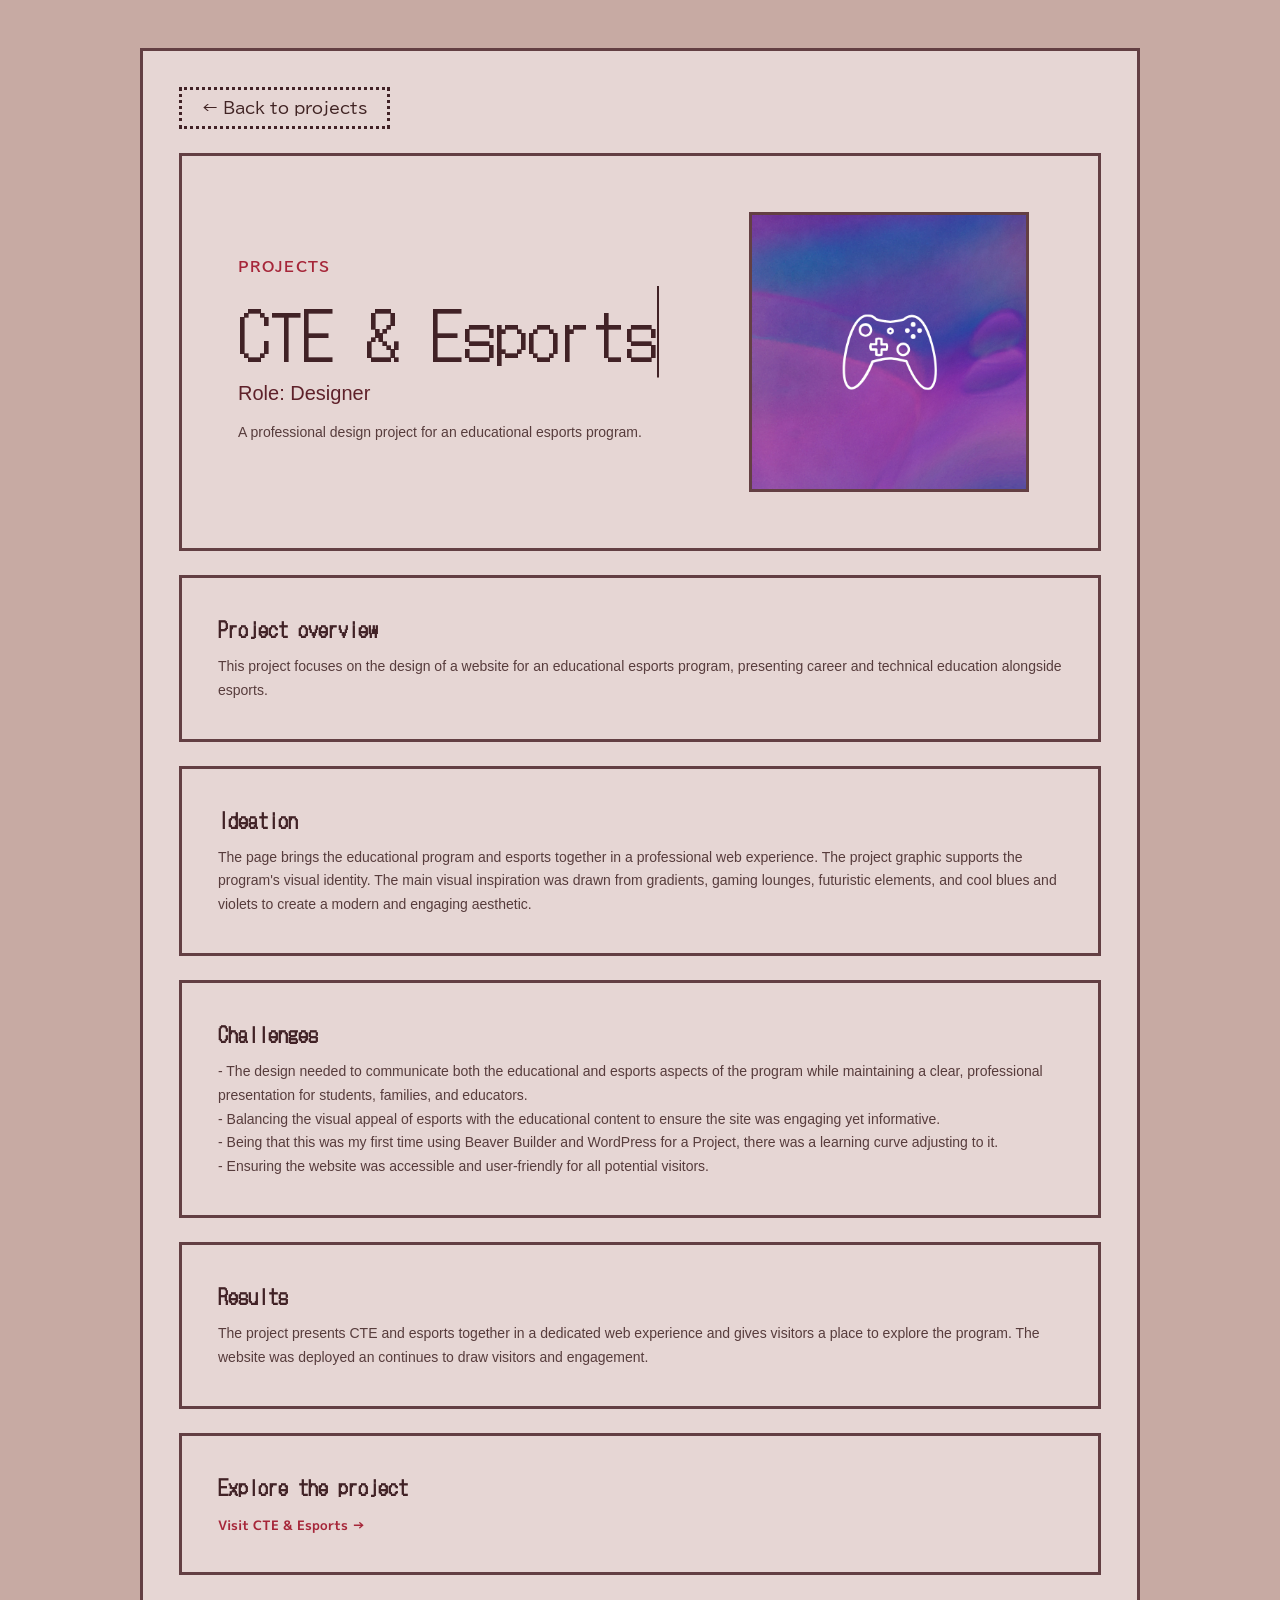
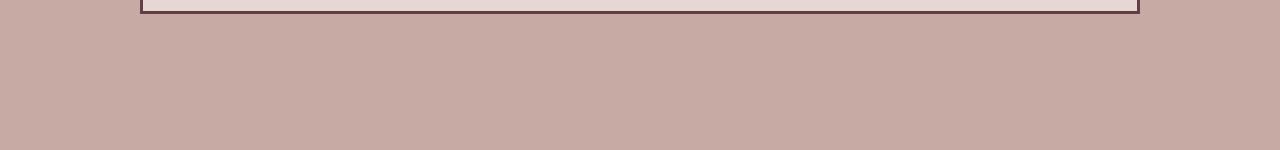
<file: ctemiami.html>
<!DOCTYPE html>
<html lang="en">
<head>
    <meta charset="UTF-8">
    <meta name="viewport" content="width=device-width, initial-scale=1.0">
    <title>CTE &amp; Esports | A.B. Lozano</title>
    <link rel="icon" type="image/jpeg" href="assets/pink-sparkle.jpg">
    <link rel="preconnect" href="https://fonts.googleapis.com">
    <link rel="preconnect" href="https://fonts.gstatic.com" crossorigin>
    <link href="https://fonts.googleapis.com/css2?family=BIZ+UDGothic&family=BIZ+UDPGothic&family=DotGothic16&family=M+PLUS+1p&display=swap" rel="stylesheet">
    <link rel="stylesheet" href="style.css">
    <script src="script.js"></script>
</head>
<body class="case-study-page">
    <main class="case-study">
        <a class="btn case-study-back" href="index.html#projects">← Back to projects</a>

        <div class="case-study-feature">
            <header class="case-study-intro">
                <p class="case-study-eyebrow">Projects</p>
                <h1>CTE &amp; Esports</h1>
                <p class="case-study-subtitle">Role: Designer</p>
                <p class="case-study-summary">A professional design project for an educational esports program.</p>
            </header>

            <figure class="case-study-hero-image">
                <img src="assets/cte-esports.png" alt="CTE and Esports program graphic">
            </figure>
        </div>

        <section class="case-study-section" aria-labelledby="overview-heading">
            <h2 id="overview-heading">Project overview</h2>
            <p>This project focuses on the design of a website for an educational esports program, presenting career and technical education alongside esports. </p>
        </section>

        <section class="case-study-section" aria-labelledby="ideation-heading">
            <h2 id="ideation-heading">Ideation</h2>
            <p>The page brings the educational program and esports together in a professional web experience. The project graphic supports the program's visual identity. The main visual inspiration was drawn from gradients, gaming lounges, futuristic elements, and cool blues and violets to create a modern and engaging aesthetic.</p>
        </section>

        <section class="case-study-section" aria-labelledby="challenges-heading">
            <h2 id="challenges-heading">Challenges</h2>
            <p>-    The design needed to communicate both the educational and esports aspects of the program while maintaining a clear, professional presentation for students, families, and educators.
                <br>
                -   Balancing the visual appeal of esports with the educational content to ensure the site was engaging yet informative.
                <br>
                -  Being that this was my first time using Beaver Builder and WordPress for a Project, there was a learning curve adjusting to it.
                <br>
                -   Ensuring the website was accessible and user-friendly for all potential visitors.
            </p>
       
        </section>

        <section class="case-study-section" aria-labelledby="results-heading">
            <h2 id="results-heading">Results</h2>
            <p>The project presents CTE and esports together in a dedicated web experience and gives visitors a place to explore the program. The website was deployed an continues to draw visitors and engagement.    </p>
        </section>

        <section class="case-study-section" aria-labelledby="project-link-heading">
            <h2 id="project-link-heading">Explore the project</h2>
            <a class="popup-link" href="https://ctemiami.net/esports/" target="_blank" rel="noopener noreferrer">Visit CTE &amp; Esports →</a>
        </section>
    </main>
</body>
</html>
</file>
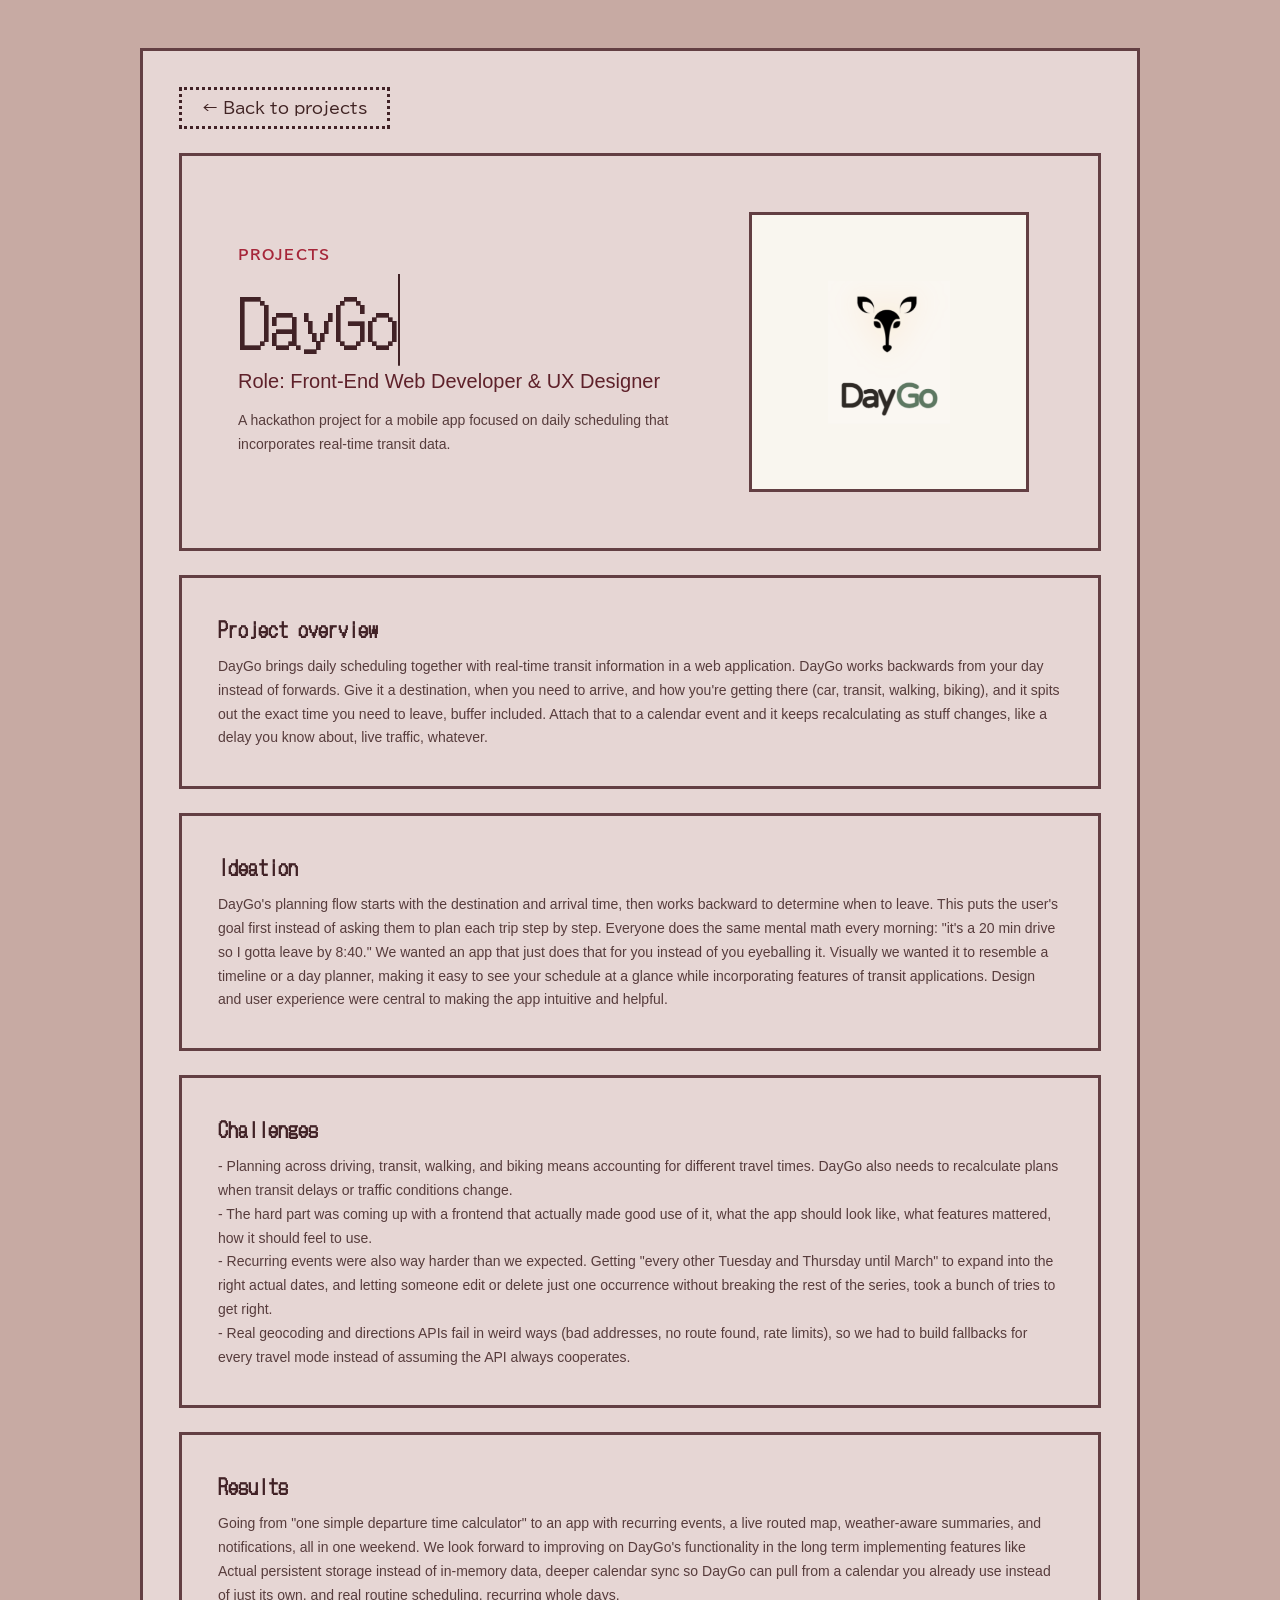
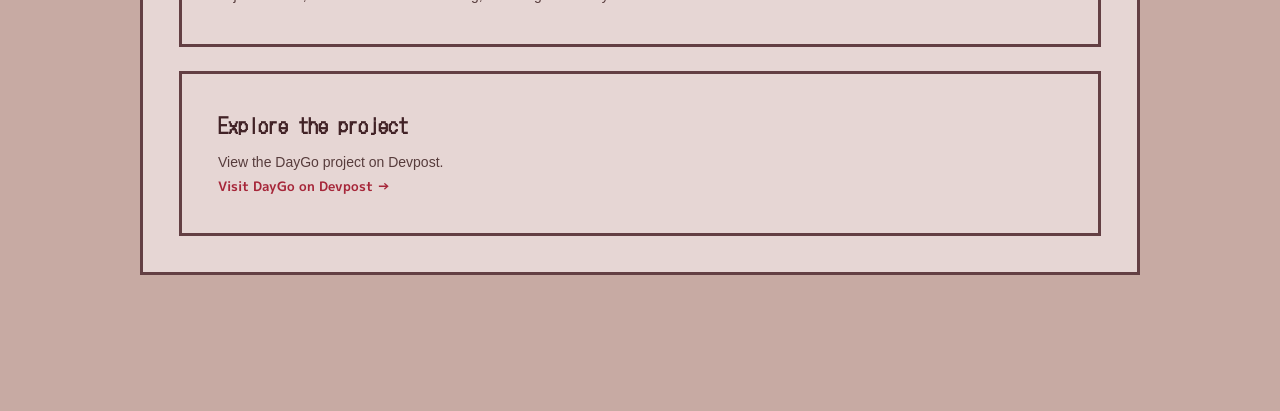
<file: daygo.html>
<!DOCTYPE html>
<html lang="en">
<head>
    <meta charset="UTF-8">
    <meta name="viewport" content="width=device-width, initial-scale=1.0">
    <title>DayGo | A.B. Lozano</title>
    <link rel="icon" type="image/jpeg" href="assets/pink-sparkle.jpg">
    <link rel="preconnect" href="https://fonts.googleapis.com">
    <link rel="preconnect" href="https://fonts.gstatic.com" crossorigin>
    <link href="https://fonts.googleapis.com/css2?family=BIZ+UDGothic&family=BIZ+UDPGothic&family=DotGothic16&family=M+PLUS+1p&display=swap" rel="stylesheet">
    <link rel="stylesheet" href="style.css">
    <script src="script.js"></script>
</head>
<body class="case-study-page">
    <main class="case-study">
        <a class="btn case-study-back" href="index.html#projects">← Back to projects</a>

        <div class="case-study-feature">
            <header class="case-study-intro">
                <p class="case-study-eyebrow">Projects</p>
                <h1>DayGo</h1>
                <p class="case-study-subtitle">Role: Front-End Web Developer &amp; UX Designer</p>
                <p class="case-study-summary">A hackathon project for a mobile app focused on daily scheduling that incorporates real-time transit data.</p>
            </header>

            <figure class="case-study-hero-image">
                <img src="assets/daygo.png" alt="DayGo logo">
            </figure>
        </div>

        <section class="case-study-section" aria-labelledby="overview-heading">
            <h2 id="overview-heading">Project overview</h2>
            <p>DayGo brings daily scheduling together with real-time transit information in a web application. DayGo works backwards from your day instead of forwards. Give it a destination, when you need to arrive, and how you're getting there (car, transit, walking, biking), and it spits out the exact time you need to leave, buffer included. Attach that to a calendar event and it keeps recalculating as stuff changes, like a delay you know about, live traffic, whatever.</p>
        </section>

        <section class="case-study-section" aria-labelledby="ideation-heading">
            <h2 id="ideation-heading">Ideation</h2>
            <p>DayGo's planning flow starts with the destination and arrival time, then works backward to determine when to leave. This puts the user's goal first instead of asking them to plan each trip step by step. Everyone does the same mental math every morning: "it's a 20 min drive so I gotta leave by 8:40." We wanted an app that just does that for you instead of you eyeballing it. Visually we wanted it to resemble a timeline or a day planner, making it easy to see your schedule at a glance while incorporating features of transit applications. 
                Design and user experience were central to making the app intuitive and helpful.
            </p>
        </section>

        <section class="case-study-section" aria-labelledby="challenges-heading">
            <h2 id="challenges-heading">Challenges</h2>
            <p>-    Planning across driving, transit, walking, and biking means accounting for different travel times. DayGo also needs to recalculate plans when transit delays or traffic conditions change.
        <br>
        -   The hard part was coming up with a frontend that actually made good use of it, what the app should look like, what features mattered, how it should feel to use.
        <br>
        -   Recurring events were also way harder than we expected. Getting "every other Tuesday and Thursday until March" to expand into the right actual dates, and letting someone edit or delete just one occurrence without breaking the rest of the series, took a bunch of tries to get right.
        <br>
        -   Real geocoding and directions APIs fail in weird ways (bad addresses, no route found, rate limits), so we had to build fallbacks for every travel mode instead of assuming the API always cooperates.
            </p>
        </section>

        <section class="case-study-section" aria-labelledby="results-heading">
            <h2 id="results-heading">Results</h2>
            <p>Going from "one simple departure time calculator" to an app with recurring events, a live routed map, weather-aware summaries, and notifications, all in one weekend. We look forward to improving on DayGo's functionality in the long term implementing features like Actual persistent storage instead of in-memory data, deeper calendar sync so DayGo can pull from a calendar you already use instead of just its own, and real routine scheduling, recurring whole days.</p>
        </section>

        <section class="case-study-section" aria-labelledby="project-link-heading">
            <h2 id="project-link-heading">Explore the project</h2>
            <p>View the DayGo project on Devpost.</p>
            <a class="popup-link" href="https://devpost.com/software/daygo-07xiz6" target="_blank" rel="noopener noreferrer">Visit DayGo on Devpost →</a>
        </section>
    </main>

</body>
</html>
</file>
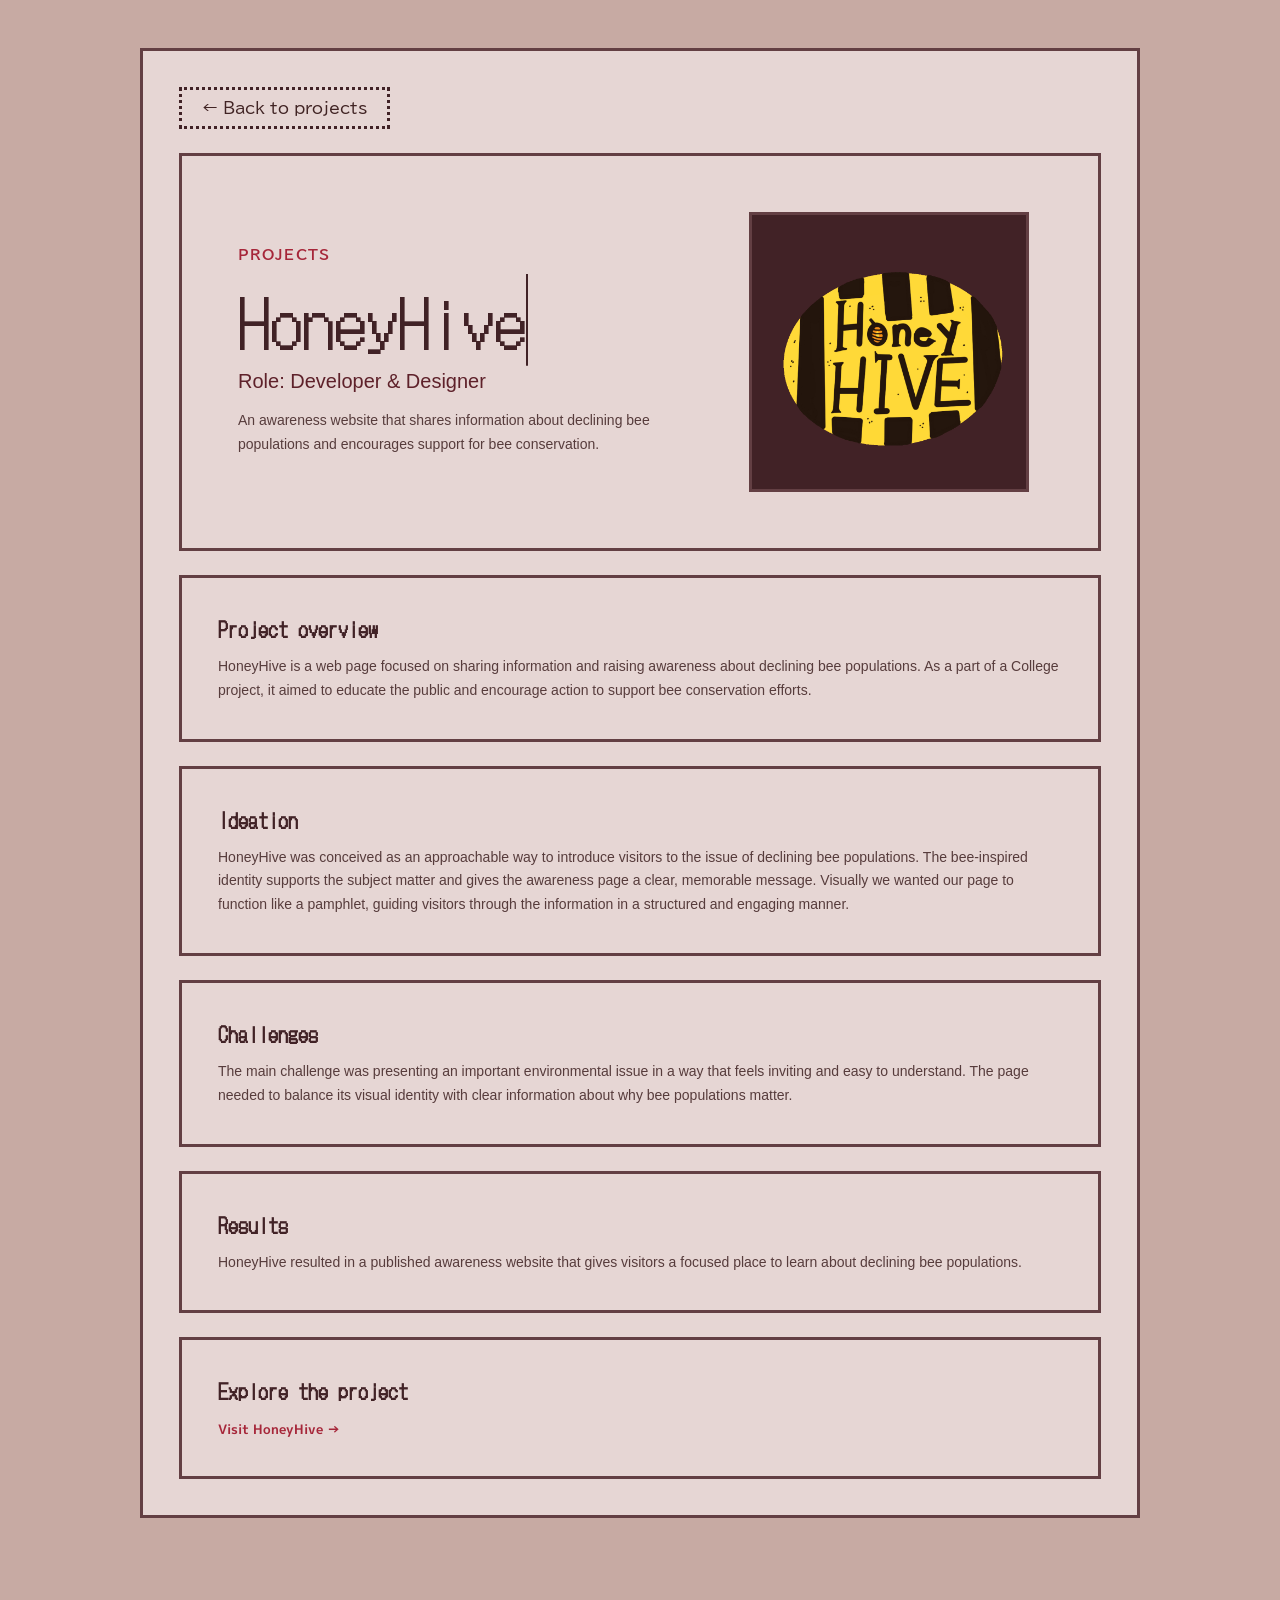
<file: honeyhive.html>
<!DOCTYPE html>
<html lang="en">
<head>
    <meta charset="UTF-8">
    <meta name="viewport" content="width=device-width, initial-scale=1.0">
    <title>HoneyHive | A.B. Lozano</title>
    <link rel="icon" type="image/jpeg" href="assets/pink-sparkle.jpg">
    <link rel="preconnect" href="https://fonts.googleapis.com">
    <link rel="preconnect" href="https://fonts.gstatic.com" crossorigin>
    <link href="https://fonts.googleapis.com/css2?family=BIZ+UDGothic&family=BIZ+UDPGothic&family=DotGothic16&family=M+PLUS+1p&display=swap" rel="stylesheet">
    <link rel="stylesheet" href="style.css">
    <script src="script.js"></script>
</head>
<body class="case-study-page">
    <main class="case-study">
        <a class="btn case-study-back" href="index.html#projects">← Back to projects</a>

        <div class="case-study-feature">
            <header class="case-study-intro">
                <p class="case-study-eyebrow">Projects</p>
                <h1>HoneyHive</h1>
                <p class="case-study-subtitle">Role: Developer &amp; Designer</p>
                <p class="case-study-summary">An awareness website that shares information about declining bee populations and encourages support for bee conservation.</p>
            </header>

            <figure class="case-study-hero-image">
                <img src="assets/honeyhivelogo.png" alt="HoneyHive logo">
            </figure>
        </div>

        <section class="case-study-section" aria-labelledby="overview-heading">
            <h2 id="overview-heading">Project overview</h2>
            <p>HoneyHive is a web page focused on sharing information and raising awareness about declining bee populations. As a part of a College project, it aimed to educate the public and encourage action to support bee conservation efforts.</p>
        </section>

        <section class="case-study-section" aria-labelledby="ideation-heading">
            <h2 id="ideation-heading">Ideation</h2>
            <p>HoneyHive was conceived as an approachable way to introduce visitors to the issue of declining bee populations. The bee-inspired identity supports the subject matter and gives the awareness page a clear, memorable message. Visually we wanted our page to function like a pamphlet, guiding visitors through the information in a structured and engaging manner.</p>
        </section>
        <section class="case-study-section" aria-labelledby="challenges-heading">
            <h2 id="challenges-heading">Challenges</h2>
            <p>The main challenge was presenting an important environmental issue in a way that feels inviting and easy to understand. The page needed to balance its visual identity with clear information about why bee populations matter.</p>
        </section>
        <section class="case-study-section" aria-labelledby="results-heading">
            <h2 id="results-heading">Results</h2>
            <p>HoneyHive resulted in a published awareness website that gives visitors a focused place to learn about declining bee populations.</p>
        </section>

        <section class="case-study-section" aria-labelledby="project-link-heading">
            <h2 id="project-link-heading">Explore the project</h2>
            <a class="popup-link" href="https://honeyhive-9uh.pages.dev" target="_blank" rel="noopener noreferrer">Visit HoneyHive →</a>
        </section>
    </main>

</body>
</html>
</file>
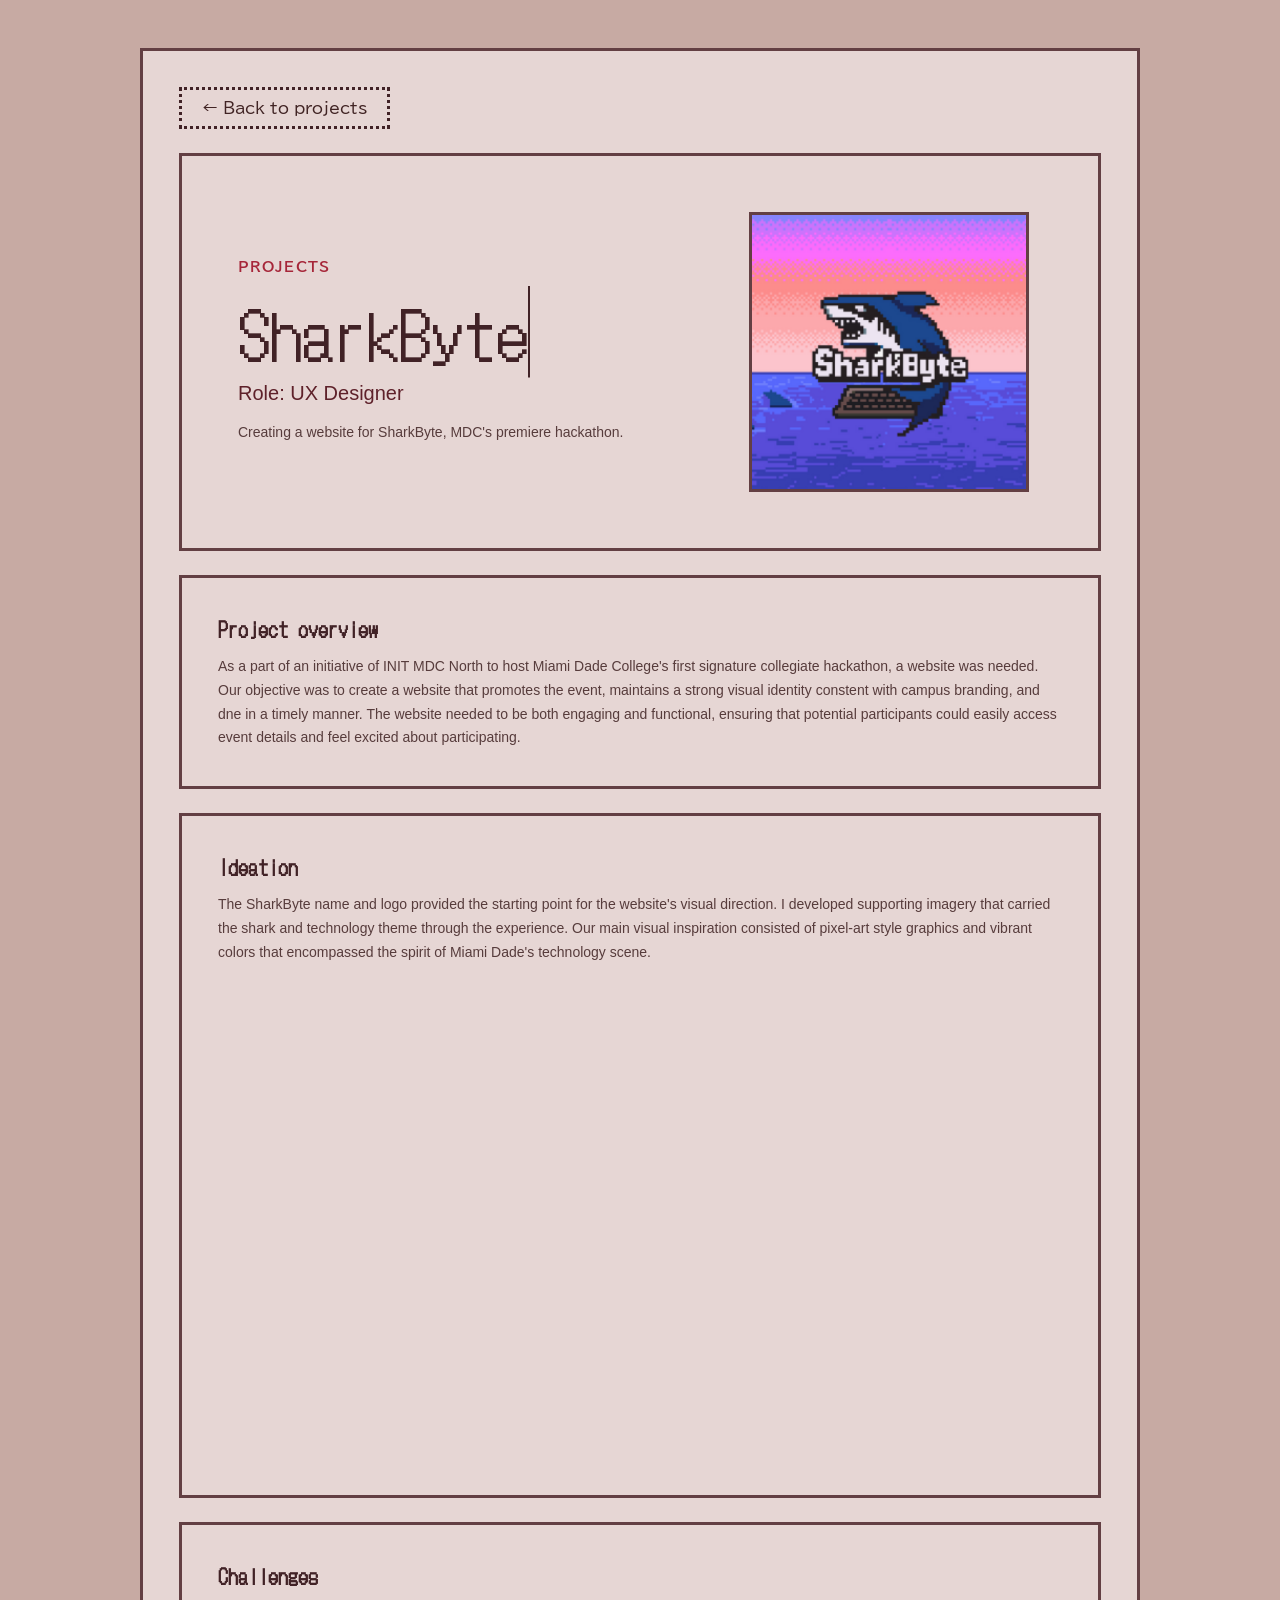
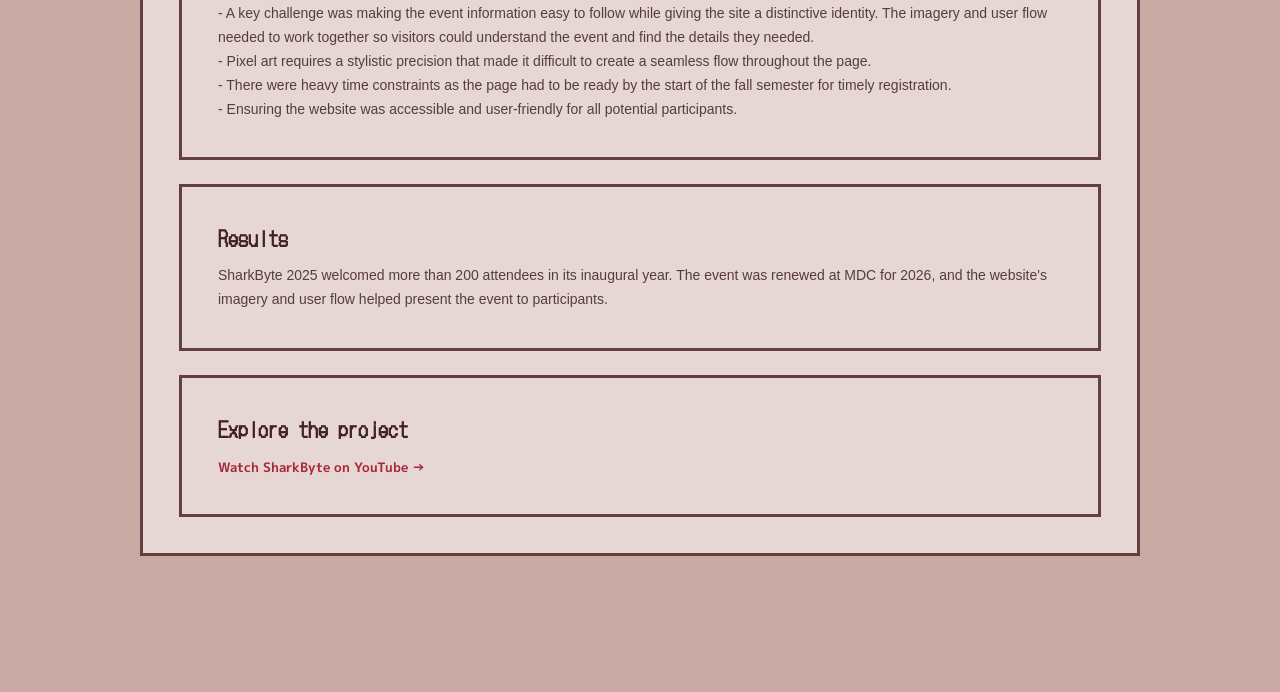
<file: sharkbyte2025.html>
<!DOCTYPE html>
<html lang="en">
<head>
    <meta charset="UTF-8">
    <meta name="viewport" content="width=device-width, initial-scale=1.0">
    <title>SharkByte 2025 | A.B. Lozano</title>
    <link rel="icon" type="image/jpeg" href="assets/pink-sparkle.jpg">
    <link rel="preconnect" href="https://fonts.googleapis.com">
    <link rel="preconnect" href="https://fonts.gstatic.com" crossorigin>
    <link href="https://fonts.googleapis.com/css2?family=BIZ+UDGothic&family=BIZ+UDPGothic&family=DotGothic16&family=M+PLUS+1p&display=swap" rel="stylesheet">
    <link rel="stylesheet" href="style.css">
    <script src="script.js"></script>
</head>
<body class="case-study-page">
    <main class="case-study">
        <a class="btn case-study-back" href="index.html#projects">← Back to projects</a>

        <div class="case-study-feature">
            <header class="case-study-intro">
                <p class="case-study-eyebrow">Projects</p>
                <h1>SharkByte</h1>
                <p class="case-study-subtitle">Role: UX Designer</p>
                <p class="case-study-summary">Creating a website for SharkByte, MDC's premiere hackathon.  </p>
            </header>

            <figure class="case-study-hero-image">
                <img src="assets/sharkbyte-header.png" alt="SharkByte pixel-art banner with a shark, city skyline, and ocean">
            </figure>
        </div>

        <section class="case-study-section" aria-labelledby="overview-heading">
            <h2 id="overview-heading">Project overview</h2>
            <p>As a part of an initiative of INIT MDC North to host Miami Dade College's first signature collegiate hackathon, a website was needed. Our objective was to create a website that promotes the event, maintains a strong visual identity constent with campus branding, and dne in a timely manner. The website needed to be both engaging and functional, ensuring that potential participants could easily access event details and feel excited about participating.</p>
        </section>

        <section class="case-study-section" aria-labelledby="ideation-heading">
            <h2 id="ideation-heading">Ideation</h2>
            <p>The SharkByte name and logo provided the starting point for the website's visual direction. I developed supporting imagery that carried the shark and technology theme through the experience. Our main visual inspiration consisted of pixel-art style graphics and vibrant colors that encompassed the spirit of Miami Dade's technology scene.</p>
            <div class="figma-embed">
                <iframe
                    src="https://www.figma.com/embed?embed_host=share&amp;url=https%3A%2F%2Fwww.figma.com%2Fdesign%2F7mRRf5ASP23LSCgSGByvhb%2FSharkbyte%3Fm%3Dauto%26t%3D7kKnqtKDc5St6Pub-6"
                    allowfullscreen
                    title="SharkByte design exploration in Figma">
                </iframe>
            </div>
        </section>
        <section class="case-study-section" aria-labelledby="challenges-heading">
            <h2 id="challenges-heading">Challenges</h2>
            <p>-    A key challenge was making the event information easy to follow while giving the site a distinctive identity. The imagery and user flow needed to work together so visitors could understand the event and find the details they needed.
                <br>
                -   Pixel art requires a stylistic precision that made it difficult to create a seamless flow throughout the page. 
                <br>
                -   There were heavy time constraints as the page had to be ready by the start of the fall semester for timely registration.
           <br>
           -   Ensuring the website was accessible and user-friendly for all potential participants.
            </p>
        </section>
        <section class="case-study-section" aria-labelledby="results-heading">
            <h2 id="results-heading">Results</h2>
            <p>SharkByte 2025 welcomed more than 200 attendees in its inaugural year. The event was renewed at MDC for 2026, and the website's imagery and user flow helped present the event to participants.</p>
        </section>

        <section class="case-study-section" aria-labelledby="project-link-heading">
            <h2 id="project-link-heading">Explore the project</h2>
            <a class="popup-link" href="https://youtu.be/mCZQlGGYxug" target="_blank" rel="noopener noreferrer">Watch SharkByte on YouTube →</a>
        </section>

    </main>


</body>
</html>
</file>
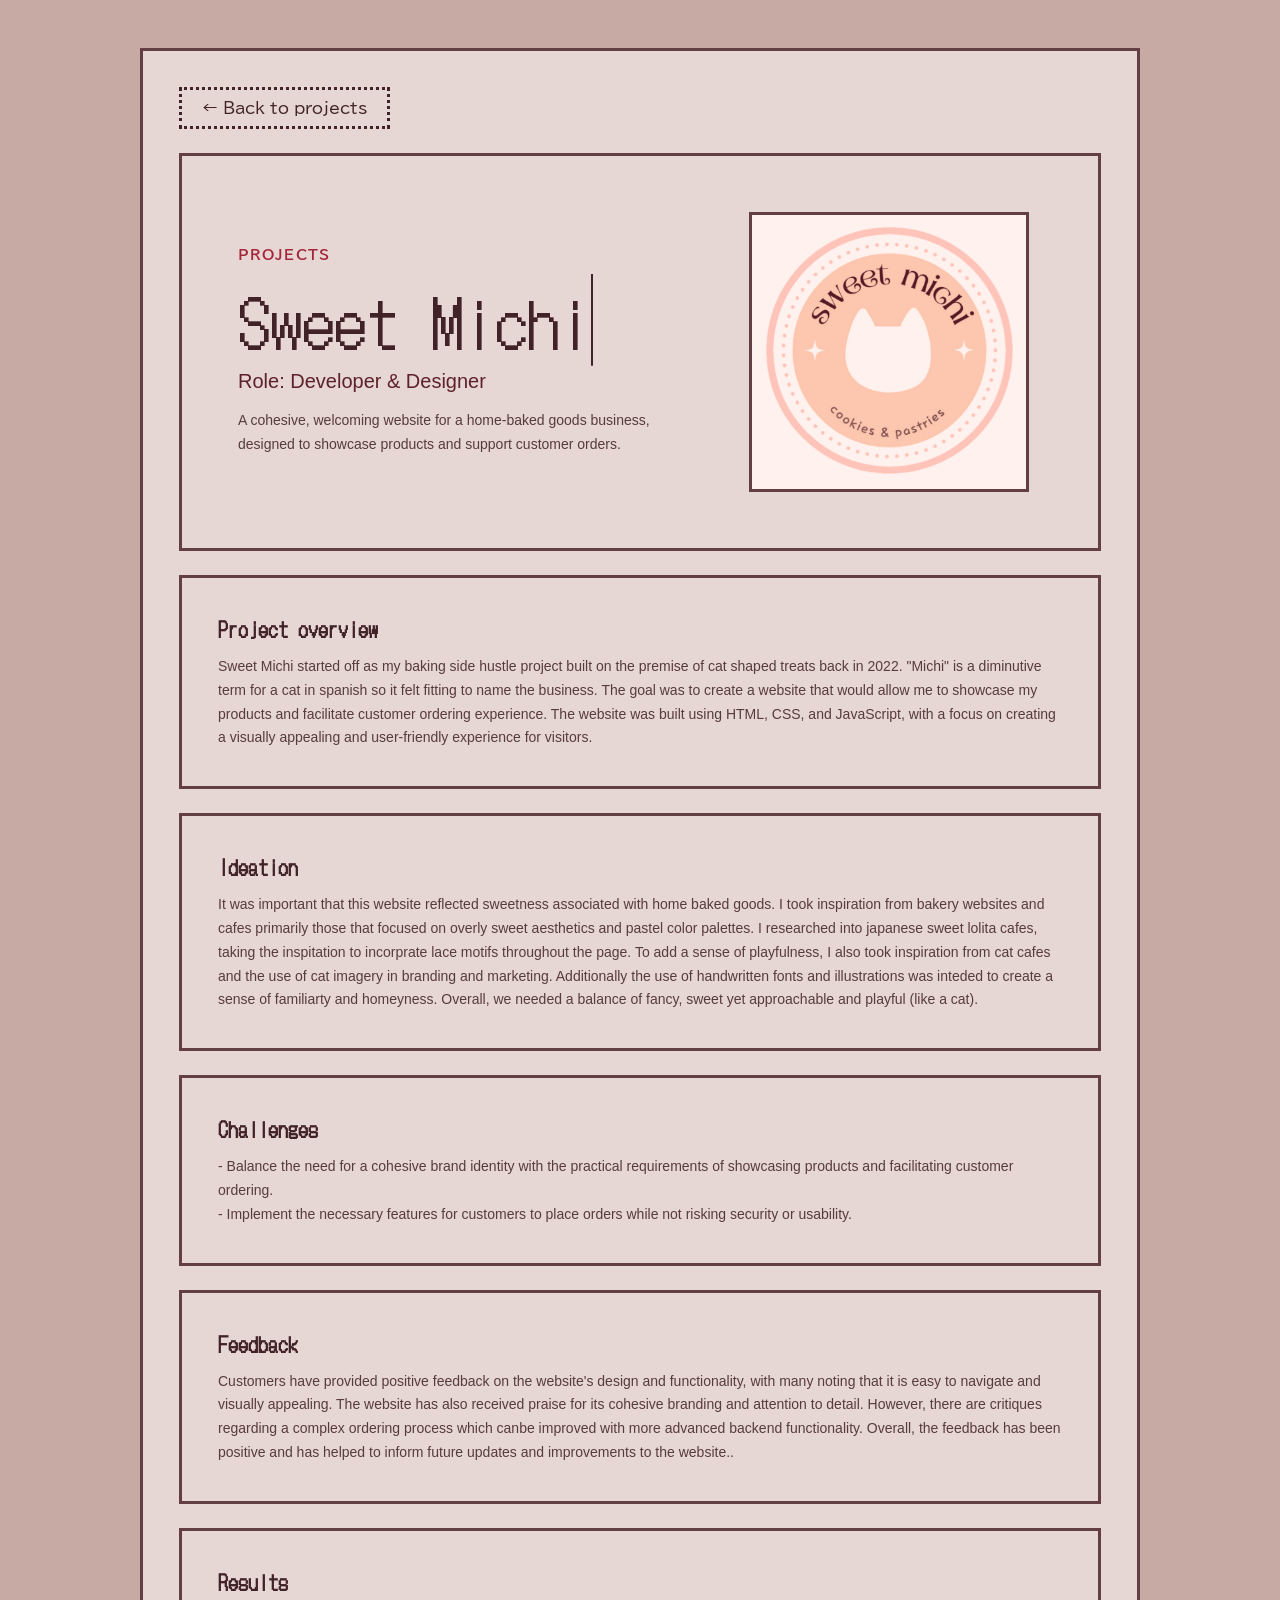
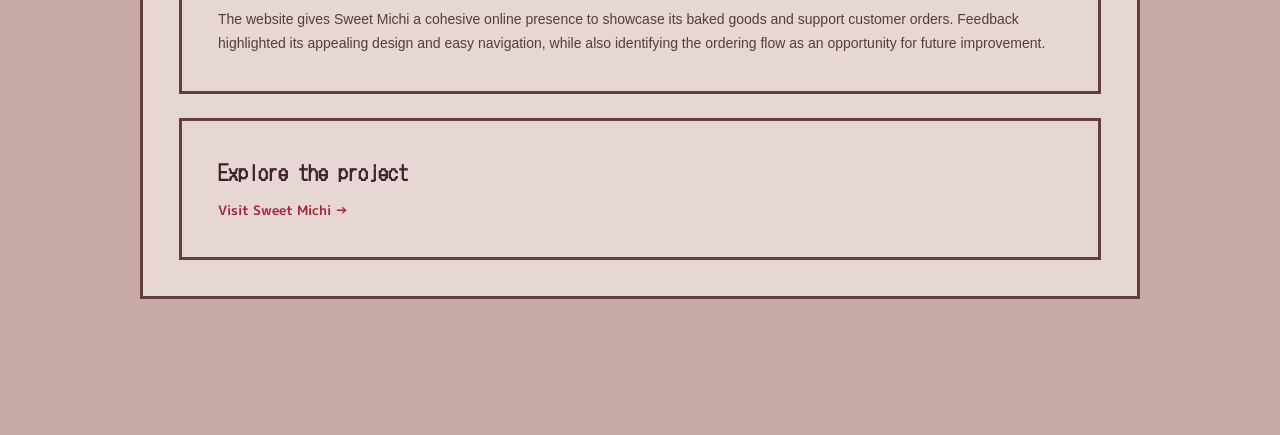
<file: sweetmichi.html>
<!DOCTYPE html>
<html lang="en">
<head>
    <meta charset="UTF-8">
    <meta name="viewport" content="width=device-width, initial-scale=1.0">
    <title>Sweet Michi | A.B. Lozano</title>
    <link rel="icon" type="image/jpeg" href="assets/pink-sparkle.jpg">
    <link rel="preconnect" href="https://fonts.googleapis.com">
    <link rel="preconnect" href="https://fonts.gstatic.com" crossorigin>
    <link href="https://fonts.googleapis.com/css2?family=BIZ+UDGothic&family=BIZ+UDPGothic&family=DotGothic16&family=M+PLUS+1p&display=swap" rel="stylesheet">
    <link rel="stylesheet" href="style.css">
    <script src="script.js"></script>
</head>
<body class="case-study-page">
    <main class="case-study">
        <a class="btn case-study-back" href="index.html#projects">← Back to projects</a>

        <div class="case-study-feature">
            <header class="case-study-intro">
                <p class="case-study-eyebrow">Projects</p>
                <h1>Sweet Michi</h1>
                <p class="case-study-subtitle">Role: Developer &amp; Designer</p>
                <p class="case-study-summary">A cohesive, welcoming website for a home-baked goods business, designed to showcase products and support customer orders.</p>
            </header>

            <figure class="case-study-hero-image">
                <img src="assets/sweet-michi-card.png" alt="Sweet Michi logo featuring a cat and the words cookies and pastries">
            </figure>
        </div>

        <section class="case-study-section" aria-labelledby="overview-heading">
            <h2 id="overview-heading">Project overview</h2>
            <p>Sweet Michi started off as my baking side hustle project built on the premise of cat shaped treats back in 2022. "Michi" is a diminutive term for a cat in spanish so it felt fitting to name the business. The goal was to create a website that would allow me to showcase my products and facilitate customer ordering experience. The website was built using HTML, CSS, and JavaScript, with a focus on creating a visually appealing and user-friendly experience for visitors.</p>
        </section>



        <section class="case-study-section" aria-labelledby="ideation-heading">
            <h2 id="ideation-heading">Ideation</h2>
            <p>
                It was important that this website reflected sweetness associated with home baked goods. I took inspiration from bakery websites and cafes primarily those that focused on overly sweet aesthetics and pastel color palettes. I researched into japanese sweet lolita cafes, taking the inspitation to incorprate lace motifs throughout the page. 
                To add a sense of playfulness, I also took inspiration from cat cafes and the use of cat imagery in branding and marketing. Additionally the use of handwritten fonts and illustrations was inteded to create a sense of familiarty and homeyness. Overall, we needed a balance of fancy, sweet yet approachable and playful (like a cat).
            </p> 
        </section>

                <section class="case-study-section" aria-labelledby="challenges-heading">
            <h2 id="challenges-heading">Challenges</h2>
            <p>
                - Balance the need for a cohesive brand identity with the practical requirements of showcasing products and facilitating customer ordering.
                <br>
                - Implement the necessary features for customers to place orders while not risking security or usability.
                <br>
                
            </p>
        </section>

      

        <section class="case-study-section" aria-labelledby="feedback-heading">
            <h2 id="feedback-heading">Feedback</h2>
            <p>
                Customers have provided positive feedback on the website's design and functionality, with many noting that it is easy to navigate and visually appealing. The website has also received praise for its cohesive branding and attention to detail. However, there are critiques regarding a complex ordering process which canbe improved with more advanced backend functionality. Overall, the feedback has been positive and has helped to inform future updates and improvements to the website..
            </p>
        </section>

        <section class="case-study-section" aria-labelledby="results-heading">
            <h2 id="results-heading">Results</h2>
            <p>The website gives Sweet Michi a cohesive online presence to showcase its baked goods and support customer orders. Feedback highlighted its appealing design and easy navigation, while also identifying the ordering flow as an opportunity for future improvement.</p>
        </section>

        <section class="case-study-section" aria-labelledby="project-link-heading">
            <h2 id="project-link-heading">Explore the project</h2>
            <a class="popup-link" href="https://sweetmichi.com" target="_blank" rel="noopener noreferrer">Visit Sweet Michi →</a>
        </section>
    </main>

</body>
</html>
</file>
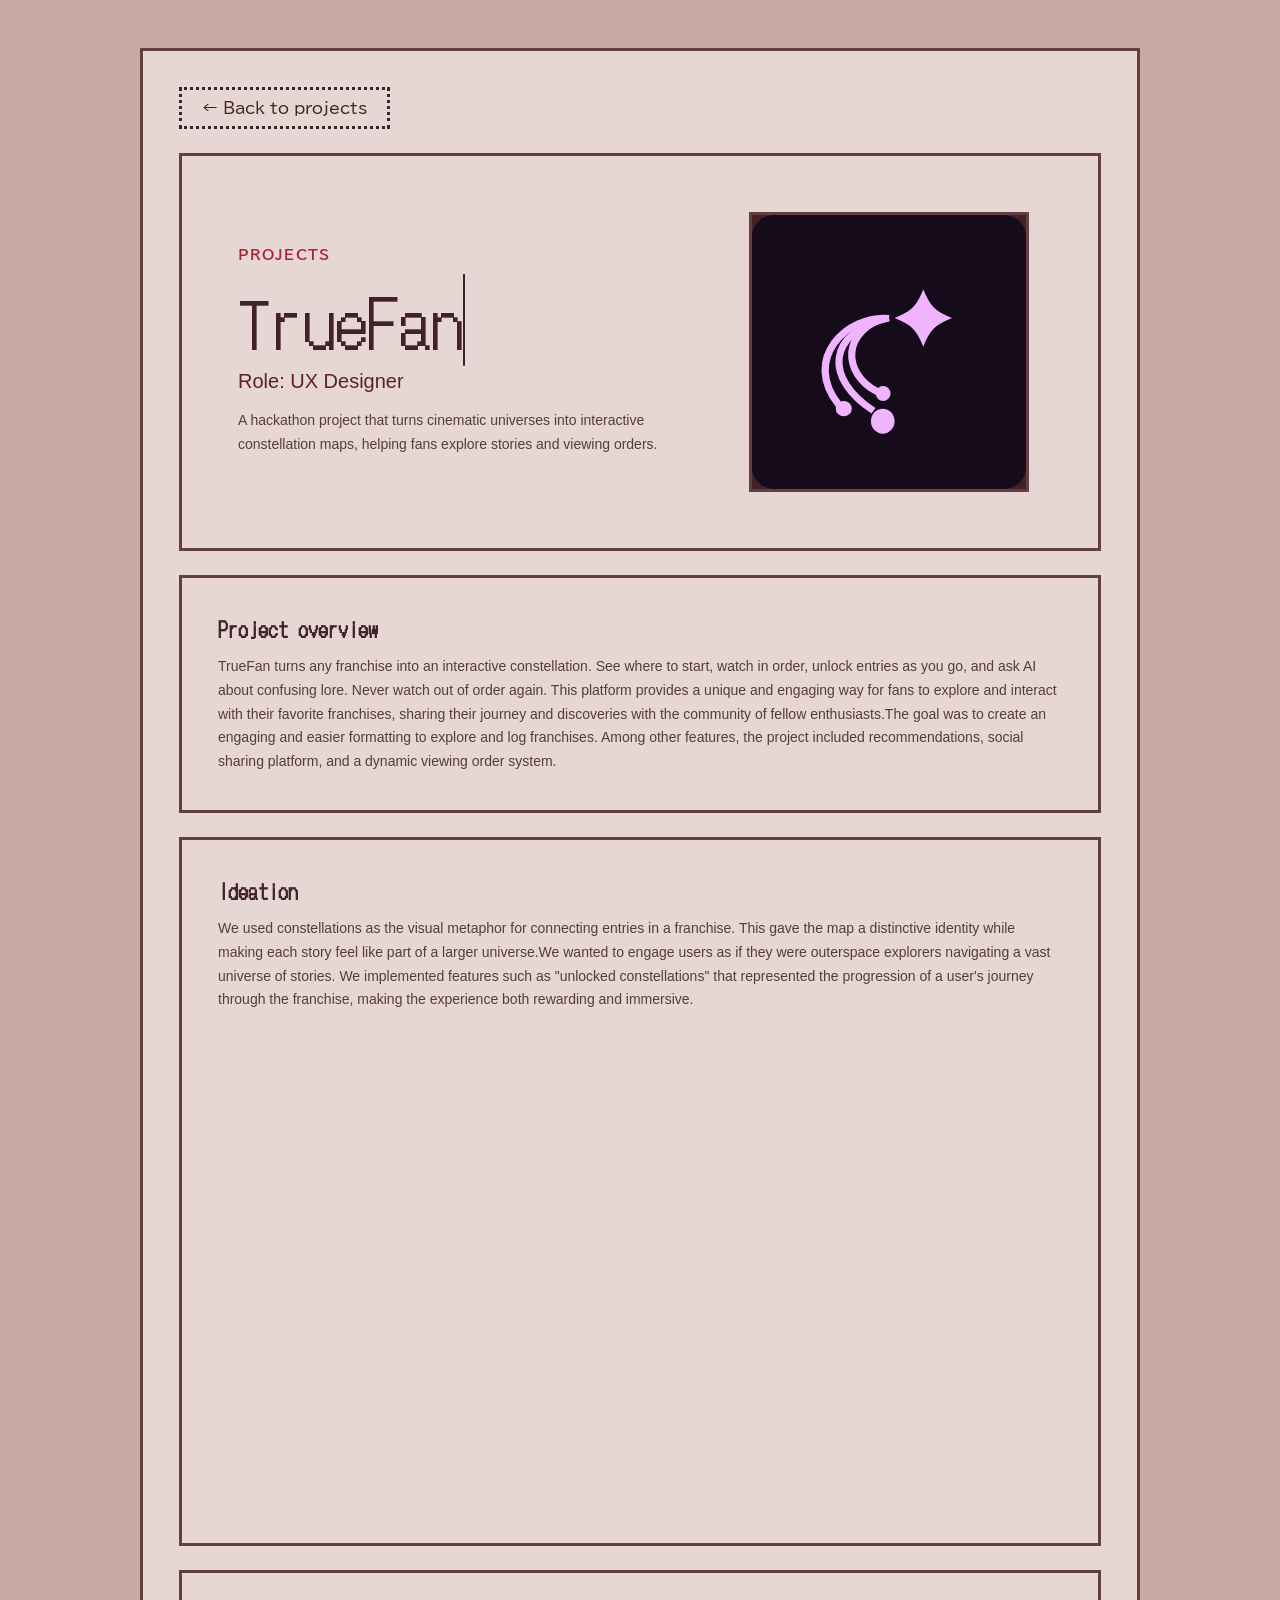
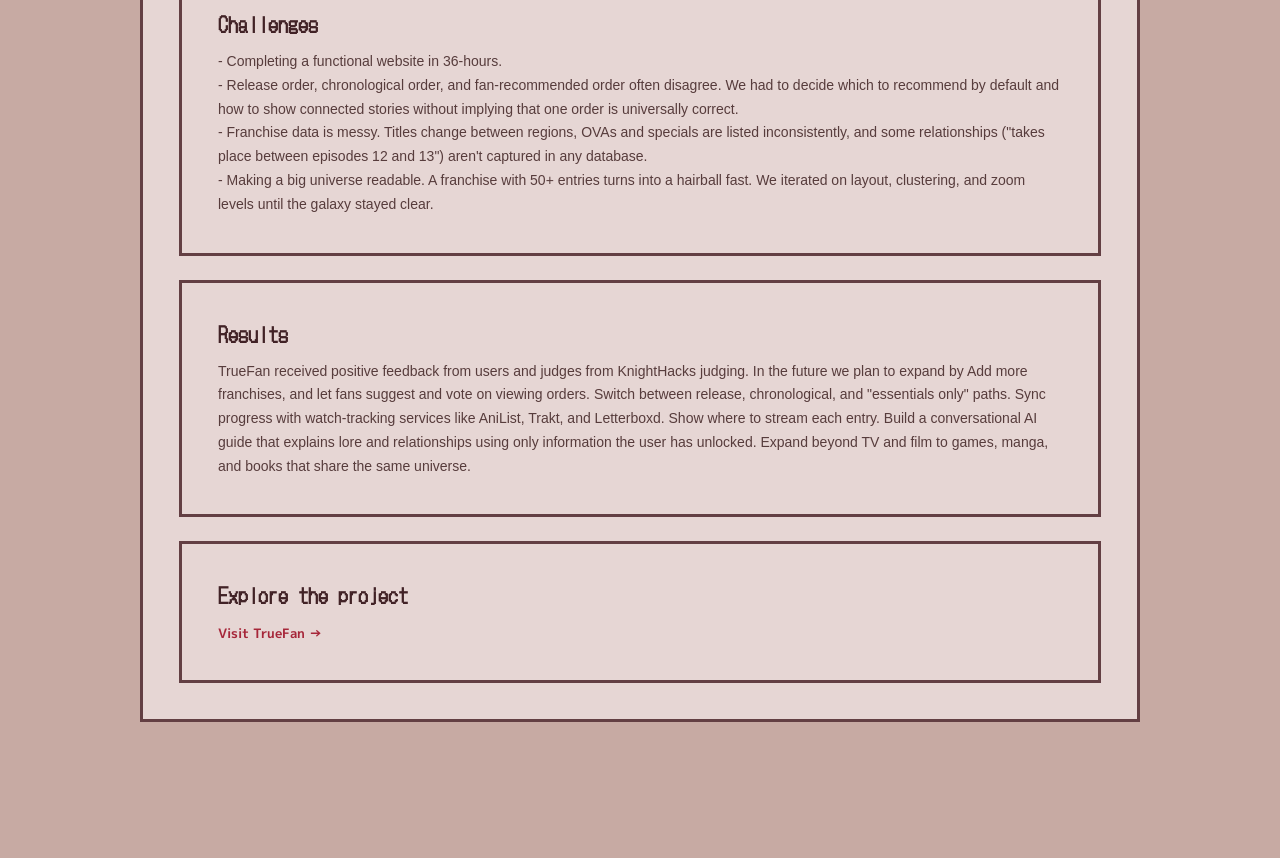
<file: truefan.html>
<!DOCTYPE html>
<html lang="en">
<head>
    <meta charset="UTF-8">
    <meta name="viewport" content="width=device-width, initial-scale=1.0">
    <title>TrueFan | A.B. Lozano</title>
    <link rel="icon" type="image/jpeg" href="assets/pink-sparkle.jpg">
    <link rel="preconnect" href="https://fonts.googleapis.com">
    <link rel="preconnect" href="https://fonts.gstatic.com" crossorigin>
    <link href="https://fonts.googleapis.com/css2?family=BIZ+UDGothic&family=BIZ+UDPGothic&family=DotGothic16&family=M+PLUS+1p&display=swap" rel="stylesheet">
    <link rel="stylesheet" href="style.css">
    <script src="script.js"></script>
</head>
<body class="case-study-page">
    <main class="case-study">
        <a class="btn case-study-back" href="index.html#projects">← Back to projects</a>

        <div class="case-study-feature">
            <header class="case-study-intro">
                <p class="case-study-eyebrow">Projects</p>
                <h1>TrueFan</h1>
                <p class="case-study-subtitle">Role: UX Designer</p>
                <p class="case-study-summary">A hackathon project that turns cinematic universes into interactive constellation maps, helping fans explore stories and viewing orders. </p>
            </header>

            <figure class="case-study-hero-image">
                <img src="assets/truefan.svg" alt="TrueFan constellation logo">
            </figure>
        </div>

        <section class="case-study-section" aria-labelledby="overview-heading">
            <h2 id="overview-heading">Project overview</h2>
            <p>TrueFan turns any franchise into an interactive constellation. See where to start, watch in order, unlock entries as you go, and ask AI about confusing lore. Never watch out of order again. This platform provides a unique and engaging way for fans to explore and interact with their favorite franchises, sharing their journey and discoveries with the community of fellow enthusiasts.The goal was to create an engaging and easier formatting to explore and log franchises. Among other features, the project included recommendations, social sharing platform, and a dynamic viewing order system. </p>
        </section>
        <section class="case-study-section" aria-labelledby="ideation-heading">
            <h2 id="ideation-heading">Ideation</h2>
            <p>We used constellations as the visual metaphor for connecting entries in a franchise. This gave the map a distinctive identity while making each story feel like part of a larger universe.We wanted to engage users as if they were outerspace explorers navigating a vast universe of stories. We implemented features such as "unlocked constellations" that represented the progression of a user's journey through the franchise, making the experience both rewarding and immersive.  </p>
            <div class="figma-embed">
                <iframe
                    src="https://www.figma.com/embed?embed_host=share&amp;url=https%3A%2F%2Fwww.figma.com%2Fdesign%2FJdNxD6YTe55CYAqOwAND6T%2FTruefan%3Fnode-id%3D141-140%26t%3Dlq7wI2FxOMkGtTwd-0"
                    allowfullscreen
                    title="TrueFan design exploration in Figma">
                </iframe>
            </div>
        </section>
        <section class="case-study-section" aria-labelledby="challenges-heading">
            <h2 id="challenges-heading">Challenges</h2>
            <p>-    Completing a functional website in 36-hours.<br>
                -   Release order, chronological order, and fan-recommended order often disagree. We had to decide which to recommend by default and how to show connected stories without implying that one order is universally correct.<br>
                -   Franchise data is messy. Titles change between regions, OVAs and specials are listed inconsistently, and some relationships ("takes place between episodes 12 and 13") aren't captured in any database.<br>
                - Making a big universe readable. A franchise with 50+ entries turns into a hairball fast. We iterated on layout, clustering, and zoom levels until the galaxy stayed clear.<br>

            </p>
        </section>
        <section class="case-study-section" aria-labelledby="results-heading">
            <h2 id="results-heading">Results</h2>
            <p>TrueFan received positive feedback from users and judges from KnightHacks judging. In the future we plan to expand by Add more franchises, and let fans suggest and vote on viewing orders.
Switch between release, chronological, and "essentials only" paths.
Sync progress with watch-tracking services like AniList, Trakt, and Letterboxd.
Show where to stream each entry.
Build a conversational AI guide that explains lore and relationships using only information the user has unlocked.
Expand beyond TV and film to games, manga, and books that share the same universe.</p>
        </section>

        <section class="case-study-section" aria-labelledby="project-link-heading">
            <h2 id="project-link-heading">Explore the project</h2>
            <a class="popup-link" href="https://www.truefan.dev/" target="_blank" rel="noopener noreferrer">Visit TrueFan →</a>
        </section>
    </main>

</body>
</html>
</file>
<file: style.css>
body {
  margin: 0;
  background-color: #c7aaa3;
  


}


p {
  font-family: "Nanum Gothic", sans-serif;
  font-weight: 400;
  font-style: normal;
}


html.section-navigation-page #main-content > section:not(:first-of-type):not(.section-current),
[hidden] {
  display: none !important;
}

*,
*::before,
*::after {
  border-radius: 0 !important;
}

/* style.css */
#loading-screen {
    position: fixed;
    top: 0;
    left: 0;
    width: 100%;
    height: 100%;
    background-color: #c5b1b1; /* Match the body background */
    display: flex;
    flex-direction: column;
    justify-content: center;
    align-items: center;
    z-index: 9999; /* Ensure it's on top */
    transition: opacity 0.75s ease-out, visibility 0.75s ease-out;
}

#loading-screen.fade-out {
    opacity: 0;
    visibility: hidden;
}

#loading-screen h1 {
  color: #412226;

}


@keyframes spin {
    0% { transform: rotate(0deg); }
    100% { transform: rotate(360deg); }
}

/* Hide main content initially if desired */
#main-content {
    opacity: 0;
    transition: opacity 0.75s ease-in;
}

#main-content.loaded {
    opacity: 1;
}


@keyframes trailFade {
  0% {
    opacity: 1;
    transform: translate(-50%, -50%) scale(1);
  font-size: 17px;
  color: #fff;
}
}
.article-card .date {
  font-size: 12px;
  color: rgba(255, 255, 255, 0.9);
  margin-bottom: 4px;
}

h1  {
  font-family: "DotGothic16", sans-serif;
  font-weight: 400;
  color: #412226; 
  font-style: normal;

}

button {
  font-family: "BIZ UDPGothic", sans-serif;
  font-weight: 400;
  font-style: normal;
  background-color: #3d0a12;
  color: white;
  border: none;
  padding: 10px 20px;
  text-align: center;
  text-decoration: none;
  display: inline-block;
  font-size: 16px;
  margin: 4px 2px;
  cursor: pointer;
  border-radius: 12px;
}

button:hover {
  background-color: #640927;
  color: white;
}

/* .btn class for anchor and button elements */
.btn {
  font-family: "BIZ UDPGothic", sans-serif;
  font-weight: 400;
  font-style: normal;
  
  color: #412424;
  border: none;
  padding: 10px 20px;
  text-align: center;
  border: #412226;
  border-style: dotted;
  text-decoration: none;
  display: inline-block;
  font-size: 16px;
  margin: 4px 2px;
  cursor: pointer;
  border-radius: 12px;
  transition: background-color 180ms ease;
}

.btn:hover {
  background-color: #640927;
  color: white;
}

.btn:focus {
  outline: 3px solid rgba(255,181,192,0.3);
  outline-offset: 2px;
}

/* Icon links styled as buttons (LinkedIn, GitHub) */
.icon-btn {
  display: inline-flex;
  align-items: center;
  justify-content: center;
  width: 40px;
  height: 40px;
  margin-left: 8px;
  border-radius: 8px;
  background: #A62639;
  color: #fff;
  text-decoration: none;
  transition: background 180ms ease, transform 120ms ease;
  box-shadow: 0 2px 6px rgba(0,0,0,0.15);
}
.icon-btn .fa {
  font-size: 18px;
  line-height: 1;
}
.icon-btn:hover {
  transform: translateY(-2px);
  background: #640927;
}
.icon-btn:focus {
  outline: 3px solid rgba(255,181,192,0.3);
  outline-offset: 2px;
}
.icon-btn.linkedin {
  background: #0A66C2; /* LinkedIn blue */
}
.icon-btn.linkedin:hover { background: #085a9c; }
.icon-btn.github {
  background: #111111; /* GitHub dark */
}
.icon-btn.github:hover { background: #2b2b2b; }

ul {
  list-style-type: none;
  margin: 0;
  padding: 0;
}



.hero{
  color: #573c3c;
  text-align: left;
  padding: 25px 25px;
  font-family: "M PLUS 1p", sans-serif;
  font-weight: 400;
  font-style: normal;
  box-sizing: border-box;
  display: grid;
  grid-template-columns: repeat(2, minmax(0, 1fr));
  gap: 12px;
  align-items: center;
  justify-content: center;
  max-width: 1300px;
  margin: 0 auto;
  height: auto;
  min-height: 100vh;
  min-height: 100svh;
}

.hero-typing-copy a{
  color: #573c3c;
  font-weight: bold;
}
.flourish {
  box-sizing: border-box;
  width: auto;
  grid-column: 1;
  margin: 0;
  font-size: clamp(10.8px, 1.17vw, 18px);
  line-height: 1.1;
  text-align: center;
}

.hero-content {
  display: contents;
}

.hero-column {
  min-width: 0;
}

.hero-chatbox {
  position: relative;
  padding: 24px;
  margin: 150px;
  margin-top:-700px;
  border: 3px solid #633f43;
  background: #e6d6d4;
  image-rendering: pixelated;
}





.hero-content > .hero-column:first-child {
  grid-column: 2;
}

#hero-img {
  width: min(100%, 620px);
  overflow: hidden;
  margin: 0 auto;
}

#hero-img img {
  display: block;
  width: 117%;
  max-width: none;
  height: auto;
  margin-left: -8.5%;
}

.flourish-character {
  opacity: 0;
  animation: flourish-character-in 120ms steps(1, end) var(--typing-delay) forwards;
}

.hero-typing-copy {
  opacity: 0;
}

#main-content.loaded .hero-typing-copy {
  animation: hero-copy-fade-in 2.4s ease-in-out 300ms forwards;
}

@keyframes hero-copy-fade-in {
  to {
    opacity: 1;
  }
}

@keyframes flourish-character-in {
  to {
    opacity: 1;
  }
}

@media (prefers-reduced-motion: reduce) {
  .flourish-character {
    opacity: 1;
    animation: none;
  }

  .hero-typing-copy {
    opacity: 1;
    animation: none;
  }
}

.hero-projects-marquee {
  overflow: hidden;
  padding: 12px 0;
  color: #A62639;
  font-size: 24px;
  line-height: 1;
  text-shadow: 0 0 10px rgba(255, 181, 192, 0.65);
}

.hero-projects-track {
  display: flex;
  width: max-content;
  animation: sparkle-scroll 24s linear infinite;
}

.hero-projects-group {
  display: flex;
  flex: 0 0 100vw;
  align-items: center;
  justify-content: space-evenly;
  white-space: nowrap;
}

@media (max-width: 1200px) {
  .hero-projects-group span:nth-child(n + 11) {
    display: none;
  }
}

@media (max-width: 1000px) {
  .hero-projects-group span:nth-child(n + 9) {
    display: none;
  }
}

@media (max-width: 800px) {
  .hero-projects-group span:nth-child(n + 7) {
    display: none;
  }
}

@media (max-width: 600px) {
  .hero-projects-group span:nth-child(n + 6) {
    display: none;
  }
}

@media (max-width: 480px) {
  .hero-projects-group {
    justify-content: center;
    gap: 12px;
    font-size: 20px;
  }

  .hero-projects-group span:nth-child(n + 5) {
    display: none;
  }
}

@media (max-width: 360px) {
  .hero-projects-group span:nth-child(n + 4) {
    display: none;
  }
}

@keyframes sparkle-scroll {
  to {
    transform: translateX(-50%);
  }
}

@media (prefers-reduced-motion: reduce) {
  .hero-projects-track {
    animation: none;
  }
}

.typing-heading {
  display: inline-block;
  max-width: 100%;
  clip-path: inset(0 100% 0 0);
  border-right: 2px solid currentColor;
}

#main-content.loaded .typing-heading,
.case-study-page .typing-heading,
#loading-screen .typing-heading {
  animation: heading-type var(--typing-duration) steps(var(--typing-steps), end) both,
    hero-title-caret 700ms step-end infinite;
}

#main-content.loaded .projects-header {
  border-right: 0;
  animation: heading-type var(--typing-duration) steps(var(--typing-steps), end) both;
}

@keyframes heading-type {
  to {
    clip-path: inset(0 0 0 0);
  }
}

@keyframes hero-title-caret {
  50% {
    border-color: transparent;
  }
}

@media (prefers-reduced-motion: reduce) {
  .typing-heading {
    clip-path: none;
    border-right: 0;
    animation: none;
  }
}

.projects{
  box-sizing: border-box;
  width: calc(100% - 48px);
  max-width: 1200px;
  
  margin: 200px auto 300px;
  border: 3px solid #633f43;
  
  background: #e6d6d4;
  text-align: center;
  font-family: "M PLUS 1p", sans-serif;
  font-weight: 400;
  font-style: normal;
  padding: 42px clamp(32px, 7vw, 100px);
}

.project-list {
  display: flex;
  flex-wrap: nowrap;
  justify-content: flex-start;
  width: 100%;
  gap: 30px;
  margin-top: 0;
  padding: 20px 0;
  overflow-x: auto;
  overflow-y: hidden;
  scroll-behavior: auto;
  scroll-snap-type: none;
  scrollbar-width: none;
  box-sizing: border-box;
}

.project-list::-webkit-scrollbar {
  display: none;
}

.project-carousel {
  display: grid;
  grid-template-columns: 42px minmax(0, 1fr) 42px;
  align-items: center;
  gap: 16px;
  width: 100%;
}

.project-carousel > .project-player-button {
  z-index: 1;
  align-self: center;
}

.project-item {
  flex: 0 0 calc((100% - 60px) / 3);
  max-width: none;
  margin-bottom: 0;
  position: relative;
  scroll-snap-align: none;
}

.project-item .article-card {
  transform: scale(var(--carousel-scale, 1));
  transform-origin: center;
  transition: transform 180ms ease-out;
}



.project-rewind-button::before,
.project-forward-button::before {
  width: 18px;
  height: 14px;
  background: currentColor;

}



.project-player-button {
  position: relative;
  display: inline-flex;
  align-items: center;
  justify-content: center;
  min-width: 42px;
  height: 38px;
  margin: 0;
  padding: 0 10px;
  border: 0;
  background: #3d0a12;
  color: #fff;
  font-family: "DotGothic16", sans-serif;
  font-size: 20px;
  line-height: 1;
  cursor: pointer;
}


.case-study-page {
  min-height: 100vh;
  color: #573c3c;
  font-family: "M PLUS 1p", sans-serif;
}

.case-study {
  box-sizing: border-box;
  width: min(100% - 48px, 1000px);
  margin: 48px auto 96px;
  padding: clamp(20px, 4vw, 36px);
  border: 3px solid #633f43;
  background: #e6d6d4;
}

.case-study-back {
  margin: 0 0 24px;
}

.case-study-feature,
.case-study-section {
  border: 3px solid #633f43;
  background: #e6d6d4;
}

.case-study-feature {
  display: grid;
  grid-template-columns: minmax(0, 1.2fr) minmax(220px, 0.8fr);
  align-items: center;
  gap: clamp(20px, 4vw, 40px);
  padding: clamp(24px, 5vw, 56px);
}

.case-study-feature--text-only {
  grid-template-columns: minmax(0, 1fr);
}

.case-study-intro {
  min-width: 0;
}

.case-study-eyebrow {
  margin: 0 0 12px;
  color: #a62639;
  font-family: "BIZ UDPGothic", sans-serif;
  font-size: 14px;
  font-weight: bold;
  letter-spacing: 0.08em;
  text-transform: uppercase;
}

.case-study-intro h1 {
  margin: 0;
  font-size: clamp(36px, 7vw, 64px);
}

.case-study-subtitle {
  margin: 4px 0 16px;
  color: #5e212a;
  font-size: 20px;
}

.case-study-summary {
  max-width: 620px;
  margin: 0;
  line-height: 1.7;
}

.case-study-hero-image {
  display: flex;
  align-items: center;
  justify-content: center;
  box-sizing: border-box;
  width: min(100%, 280px);
  aspect-ratio: 1;
  height: auto;
  justify-self: center;
  margin: 0;
  overflow: hidden;
  border: 3px solid #633f43;
  background: #412226;
}

.case-study-hero-image img {
  display: block;
  width: 100%;
  height: 100%;
  object-fit: cover;
}

.case-study-section {
  margin-top: 24px;
  padding: clamp(22px, 4vw, 36px);
}

.case-study-section h2 {
  margin: 0 0 12px;
  color: #412226;
  font-family: "DotGothic16", sans-serif;
}

.case-study-section p {
  margin: 0;
  line-height: 1.7;
}

.figma-embed {
  width: 100%;
  margin-top: 20px;
  aspect-ratio: 16 / 9;
}

.figma-embed iframe {
  display: block;
  width: 100%;
  height: 100%;
  border: 0;
}

.case-study-section .popup-link {
  color: #a62639;
}

.case-study-section .popup-link:hover {
  color: #5e212a;
}

.section-navigation {
  display: flex;
  justify-content: space-between;
  gap: 16px;
  margin-top: 24px;
}

.section-nav-button {
  padding: 8px 12px;
  border: 0;
  background: transparent;
  color: #3d0a12;
  font-family: "DotGothic16", sans-serif;
  font-size: 20px;
  cursor: pointer;
}

.section-nav-button:hover {
  background: #e6d6d4;
  color: #3d0a12;
}

.section-nav-button:disabled {
  opacity: 0.4;
  cursor: default;
}

.hero-button {
  margin: 0;
  padding: 0 8px;

  background: transparent;
  color: #3d0a12;
  font-family: "DotGothic16", sans-serif;
  cursor: pointer;
}

.scroll-reveal {
  opacity: 0;
  transform: translateY(24px);
  transition: opacity 1000ms ease-in-out, transform 1000ms ease-in-out;
}

.scroll-reveal.is-visible {
  opacity: 1;
  transform: translateY(0);
}

@media (prefers-reduced-motion: reduce) {
  .project-list {
    scroll-behavior: auto;
  }

  .scroll-reveal,
  .scroll-reveal.is-visible {
    opacity: 1;
    transform: none;
    transition: none;
  }
}

.center {
  display: flex;
  align-items: center;
  justify-content: center;
  height: auto; /* Changed from 100vh */
}

.article-card {
  width: 100%; 
  height: 240px;
  border-radius: 12px;
  overflow: visible;
  position: relative;
  border: #2c1515;
  border: solid 3px;

  transition: all 300ms;
  margin: 0; 
}

.project-image-link {
  display: block;
  width: 100%;
  height: 100%;
  margin: 0;
  padding: 0;
  overflow: hidden;
  border: 0;
  border-radius: 12px;
  background: transparent;
  box-shadow: none;
}

.project-image-link:hover {
  background: transparent;
  color: inherit;
}

.project-image-link.honeyhive-image {
  background-color: #fff;
}

.project-image-link.honeyhive-image img {
  background-color: #fff;
  object-fit: contain;
}

.project-image-link:focus-visible {
  outline: 3px solid #A62639;
  outline-offset: 4px;
}

.article-card:hover {
  transform: none;
  box-shadow: none;
}

/* Popup card styles - displayed over each project card */
.card-popup {
  position: absolute;
  width: 100%;
  height: 100%;
  left: 50%;
  top: 50%;
  transform: translate(-50%, -50%) scale(0.96);
  background: rgba(65, 36, 36, 0.94);
  color: #ddd;
  padding: 16px;
  border-radius: 12px;
  box-shadow: 0 8px 24px rgba(0, 0, 0, 0.3);
  opacity: 0;
  transition: opacity 300ms ease-out, transform 300ms ease-out;
  pointer-events: none;
  z-index: 50;
  display: flex;
  flex-direction: column;
  gap: 12px;
  box-sizing: border-box;
  text-align: left;
}

.article-card:hover .card-popup,
.article-card:focus-within .card-popup {
  opacity: 1;
  transform: translate(-50%, -50%) scale(1);
  pointer-events: auto;
}

.card-popup h3 {
  margin: 0 0 6px 0;
  font-size: 16px;
  color: #ffb5c0;
  font-family: "DotGothic16", sans-serif;
}

.card-popup p {
  margin: 0;
  font-size: 13px;
  line-height: 1.3;
  color: #ccc;
}

.popup-link {
  color: #ffb5c0;
  text-decoration: none;
  font-weight: bold;
  font-size: 13px;
  transition: color 200ms;
  align-self: flex-start;
}

.popup-link:hover {
  color: #ff69b4;
}

.project-dialog {
  position: relative;
  width: min(480px, calc(100% - 32px));
  max-height: min(80vh, 520px);
  padding: 32px;
  border: 1px solid rgba(88, 50, 55, 0.35);
  border-radius: 12px;
  background: #fae3e1;
  color: #412424;
  box-shadow: 0 16px 48px rgba(0, 0, 0, 0.55);
}

.project-dialog::backdrop {
  background: rgba(0, 0, 0, 0.72);
  backdrop-filter: blur(4px);
}

.project-dialog-close {
  position: absolute;
  top: 8px;
  right: 8px;
  width: 36px;
  height: 36px;
  margin: 0;
  padding: 0;
  border-radius: 6px;
  background: transparent;
  color: #412424;
  font-size: 24px;
  line-height: 1;
}

.project-dialog-close:hover {
  background: rgba(88, 50, 55, 0.12);
  color: #412424;
}

.project-dialog-content {
  display: flex;
  flex-direction: column;
  gap: 16px;
  padding-top: 12px;
}

.project-dialog-content h3 {
  margin: 0;
  color: #412424;
  font-family: "DotGothic16", sans-serif;
}

.project-dialog-content p {
  margin: 0;
  color: #412424;
  line-height: 1.5;
}

.project-dialog-content a {
  align-self: flex-start;
  color: #A62639;
  font-weight: bold;
}

@media (max-width: 480px) {
  .card-popup {
    padding: 12px;
  }
}

.article-card img {
  width: 100%;
  height: 100%;
  object-fit: cover;
  border-radius: 12px;
}

.article-card .content {
  box-sizing: border-box;
  width: 100%;
  position: absolute;
  padding: 30px 20px 20px 20px;
  height: auto;
  bottom: 0;
  
}

.article-card .date,
.article-card .title {
  margin: 0;
}

.article-card .date {
  font-size: 12px;
  color: rgba(255, 255, 255, 0.9);
  margin-bottom: 4px;
}
.article-card .title {
  font-size: 17px;
  color: #fff;
}

footer {
  text-align: center;
  padding: 20px;
  background-color: #2c1515;
  color: #ddd;
  font-family: "M PLUS 1p", sans-serif;
  font-weight: 400;
  font-style: normal;
}

/* Responsive adjustments */
@media (max-width: 768px) {
  .case-study {
    width: calc(100% - 32px);
    margin: 28px auto 56px;
    padding: 20px;
  }

  .case-study-feature {
    grid-template-columns: minmax(0, 1fr);
  }

  .projects {
    padding-right: 54px;
    padding-left: 54px;
  }

  .project-item {
    flex-basis: 100%;
  }

  .project-carousel {
    grid-template-columns: 36px minmax(0, 1fr) 36px;
    gap: 8px;
  }

  .project-carousel > .project-player-button {
    min-width: 36px;
    padding: 0;
  }

  /* Hero section */
  .flourish {
    display: none;
  }

  .hero {
    grid-template-columns: 1fr;
    align-content: center;
    gap: clamp(10px, 2svh, 18px);
    padding: clamp(12px, 3svh, 24px) 20px;
    min-height: 100svh;
  }

  .hero-content {
    display: contents;
  }

  .hero > .hero-column:first-child {
    display: none;
  }

  .hero-column {
    width: 100%;
  }

  #hero-img {
    width: min(70vw, 280px);
    max-height: 34svh;
  }

  #hero-img img {
    width: auto;
    height: min(34svh, 250px);
    max-width: 100%;
    margin: 0 auto;
    object-fit: contain;
  }

  .hero-chatbox {
    box-sizing: border-box;
    width: 100%;
    max-width: 620px;
    margin: 0 auto;
    padding: clamp(12px, 4vw, 18px);
  }

  .hero .hero-title {
    margin: 0;
    font-size: clamp(1.25rem, 5vw, 1.65rem);
    line-height: 1.2;
  }

  .hero .hero-typing-copy {
    margin: 6px 0 0;
    font-size: clamp(0.95rem, 4vw, 1.15rem);
    line-height: 1.3;
  }

  .hero-content > .hero-column:first-child,
  #hero-img {
    grid-column: auto;
  }

  .hero-column img {
    max-width: 100%;
    height: auto;
  }

  /* Navigation */
  .topnav a {
    padding: 12px 10px;
    font-size: 14px;
    font-family: 'Courier New', Courier, monospace;
  }

  /* Footer */
  footer {
    font-size: 14px;
    padding: 15px;
  }

  /* Button */
  button {
    padding: 8px 16px;
    font-size: 14px;
  }

  /* Icons */
  .fa {
    font-size: 18px !important;
  }
}

@media (max-width: 480px) {
  /* Extra small screens */
  .hero {
    padding-right: 15px;
    padding-left: 15px;
  }




  p {
    font-size: 12px;
  }

  

  .topnav a {
    padding: 10px 8px;
    font-size: 12px;
  }

  .article-card {
    height: 200px;
  }

  .article-card .title {
    font-size: 14px;
  }

  .article-card .date {
    font-size: 10px;
  }

  button {
    padding: 8px 12px;
    font-size: 12px;
  }
}

  .hero h1 {
    font-size: 28px;
   
  }

  h2 {
    font-size: 20px;
    color: #5e212a;
    font-family: "M PLUS 1p", sans-serif;
  }

  p {
    font-size: 14px;
    
  }

 
.contact{
  display: flex;
  flex-direction: column;
  align-items: center;
  justify-content: center;
  padding: 20px;
  background-color: #e6d6d4;
  border: 3px solid #633f43;
  margin: 0 auto 40px;
  max-width: 600px;
  font-family: "M PLUS 1p", sans-serif;
}

.typing-heading.typing-complete {
  border-right-width: 0;
}

.container{
  max-width: 1200px;
  margin: 50px auto;
  padding: 20px;
  background-color: #e6d6d4;
  border: 3px solid #633f43;
}

.stitch-div{
  
 
  height: 10px;     /* Define your desired container height */
  overflow: hidden;  /* Keeps the image within the container bounds */
  background-repeat: repeat;
}

.stitch-div img {
  width: 100%;
  height: 100%;
  object-fit: cover; /* Crops the image to fill the div without distorting its aspect ratio */
}



.hero-img{
  margin: -50px;
 
  width: 200px;
  height: 600px;
  
 
  object-fit: cover;
  
 
  object-position: center top; 
}


.hero-button{
  color:#3d0a12;
  
}

.about-me-img-container
 {
  width: 250px;         /* Define your cropped width */
  height: 250px;        /* Define your cropped height */
  overflow: hidden;     /* Hides the zoomed image overflow */
  border-color: #412226;
  border-style: solid;
  border-radius: 200px !important;
  align-items: center ;
  margin: 64px;
}

.about-me-img-container
img {

  background-color: #c7aaa3;
  width: 100%;
  height: 100%;
  object-fit: cover;    /* Crops the image seamlessly to fit container */
 object-position: center top; /* Optional: Chooses the focal point (default is center) */
  transform: scale(1.35);
  margin-top: 20px;
}


html.section-navigation-page #main-content > section {
  box-sizing: border-box;
  min-height: 33svh;
  margin-block: 28svh;
  padding-block: clamp(24px, 4vh, 48px);
  animation: section-fade-in 500ms ease both;
}

html.section-navigation-page #main-content > section:not(.hero) {
  width: calc(100% - 48px);
  max-width: 1200px;
  margin-inline: auto;
  display: flex;
  flex-direction: column;
  justify-content: center;
}

#main-content > section:focus,
#main-content > section:focus-visible {
  outline: none;
}

.about-flourish {
  position: fixed;
  z-index: 0;
}

/* the page content: above the art */
#main-content {
  position: relative;
  z-index: 1;
}

.about-flourish {
  z-index: -1;
}


html.section-navigation-page #main-content > #about {
  max-width: 850px;       /* was 1200px; try 700px for even smaller */
  min-height: 0;          /* removes the 33svh minimum */
  padding: 12px 20px;     /* was 20px all around */
  position: relative;
  z-index: 2;
  background-color: #e6d6d4;   /* must be opaque, or the art shows through */
}

html.section-navigation-page #about .about-me-img-container {
  margin: 24px 32px;
}

html.section-navigation-page #main-content > #contact {
  max-width: 600px;
}

html.section-navigation-page #main-content > section:not(.hero) {
  margin-block: 28svh;
}

html.section-navigation-page #main-content > section.hero {
  min-height: calc(100vh - 93px);
  min-height: calc(100svh - 93px);
  margin-block: 0;
  padding-block: clamp(24px, 5vh, 56px);
  margin-inline: auto;
  align-content: center;
}

html.section-navigation-page #main-content > section > .section-navigation {
  width: 100%;
}

html.section-navigation-page #main-content + footer {
  margin-top: 20svh;
}



html.section-navigation-page body {
  padding-bottom: 40px;
}

.section-nav-box {
  display: inline-flex;
  align-items: baseline;
  justify-content: center;
  min-width: 52px;
  min-height: 24px;
  border: 2px solid #633f43;
  background: #e6d6d4;
}

.section-nav-box .section-nav-button {
  display: inline-flex;
  align-items: center;
  justify-content: center;
  width: 100%;
  min-height: 40px;
}

@keyframes section-fade-in {
  from {
    opacity: 0;
  }
  to {
    opacity: 1;
  }
}

@media (prefers-reduced-motion: reduce) {
  html.section-navigation-page #main-content > section {
    animation: none;
  }
}
.section-tabbar {
  position: fixed;
  z-index: 1100;
  right: 50%;
  bottom: max(16px, env(safe-area-inset-bottom));
  display: flex;
  width: max-content;
  max-width: calc(100vw - 32px);
  gap: 2px;
  padding: 4px;
  transform: translateX(50%);
  border: 2px solid #633f43;
  background: #e6d6d4;
  box-shadow: 0 4px 14px rgba(44, 21, 21, 0.2);
}

.section-tab {
  margin: 0;
  padding: 3px 6px;
  line-height: 1.2;
  border: 1px solid transparent;
  background: transparent;
  color: #412226;
  font-family: "DotGothic16", sans-serif;
  font-size: 14px;

}

.section-tab:hover,
.section-tab[aria-current="page"] {
  border-color: #633f43;
  background: #c7aaa3;
  color: #2c1515;
}

@media (max-width: 480px) {
  .section-tabbar {
    width: calc(100vw - 24px);
    justify-content: space-between;
    gap: 2px;
    padding: 3px;
  }

  .section-tab {
    flex: 1;
    min-width: 0;
    padding: 6px 5px;
    font-size: 16px;
  }
}

.cursor-trail {
  position: fixed;
  z-index: 9998;
  pointer-events: none;
  user-select: none;
  font-family: "DotGothic16", sans-serif;
  font-size: 16px;
  line-height: 1;
  color: #633f43;
  transform: translate(-50%, -50%);
  animation: cursor-trail-fade 1000ms ease-out forwards;
}

@keyframes cursor-trail-fade {
  to {
    opacity: 0;
    transform: translate(-50%, calc(-50% + 14px)) scale(0.4);
  }
}

.section-tab {
  display: inline-flex;
  align-items: center;
  gap: 6px;
}

.pixel-icon {
  width: 16px;
  height: 16px;
  flex: none;
}

.pixel-icon-fill {
  fill: #e6d6d4;
}

.section-tab:hover .pixel-icon-fill,
.section-tab[aria-current="page"] .pixel-icon-fill {
  fill: #c7aaa3;       /* matches the tab's hover background */
}
#main-content {
  position: relative;
  z-index: 1;                 /* keeps the sections above the art */
}

.about-flourish,
.contact-flourish,
.projects-flourish {
  display: none;
  position: fixed;
  width: max-content;
  height: max-content;
  z-index: 0;
  pointer-events: none;
  user-select: none;
  white-space: pre;
  font-size: min(1.53vh, 1.53vw);
  line-height: 1.1;
  color: rgba(99, 63, 67, 0.65);
  background: none;
  border: 0;
  padding: 0;
}

.about-flourish,
.contact-flourish {
  inset: 0;
  margin: auto;
}

.projects-flourish {
  top: 16px;
  left: 16px;
  margin: 0;
  font-size: min(1.53vh, 1.53vw);
}

.page-flourish {
  display: none !important;
}

body:has(#about.section-current) .about-flourish {
  font-size: min(2.07vh, 2.07vw);
}

body:has(#about.section-current) .about-flourish,
body:has(#contact.section-current) .contact-flourish,
body:has(#projects.section-current) .projects-flourish {
  display: block;
}

html.section-navigation-page #main-content > #projects {
  position: relative;
  z-index: 2;
}

html.section-navigation-page #main-content > section {
  position: relative;
  z-index: 2;
}

h5{
    font-family: "DotGothic16", sans-serif;
  font-weight: 600;
  font-size: small;
  color: #412226; 
  font-style: normal;

}
</file>
